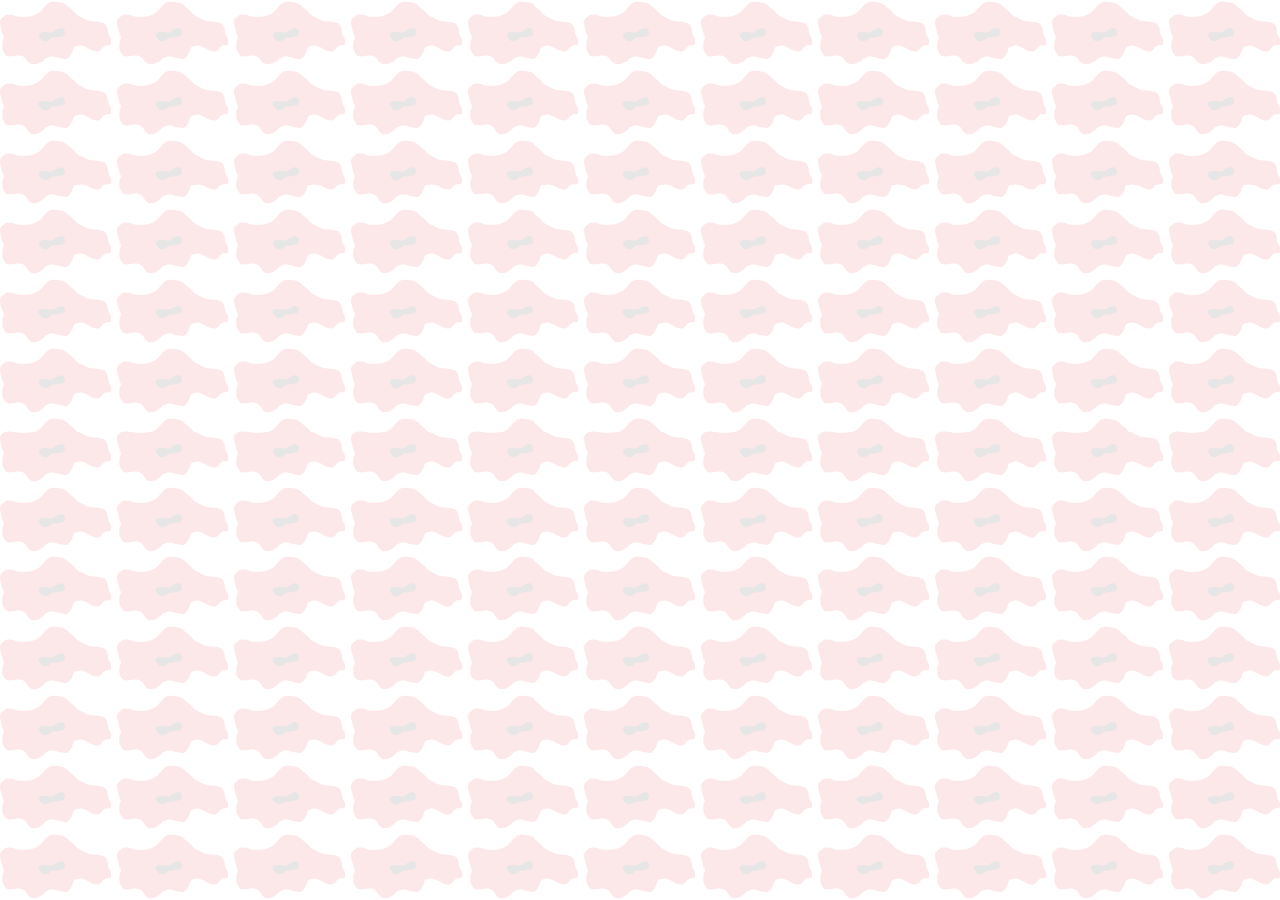
<file: index.html>
<!DOCTYPE html>
<html lang="en">
<head>
    <link rel="icon" type="image/svg+xml" href="flower-red.svg">
    <meta charset="UTF-8">
    <meta name="viewport" content="width=device-width, initial-scale=1.0">
    <title>Darom Adom</title>
    <link rel="stylesheet" href="./style.css">
</head>
<body>
    <div id="map"><div class="loader"></div></div>

    <div class="box steps-worldwide">
        <div class="title">Steps Worldwide</div>
        <div class="number"></div>
    </div>

    <div class="box list">
        <div class="title">Top Countries by Steps<div class="scroll">Scroll to See More</div></div>
        <div class="content"></div>
    </div>

    <script src="./cr.js"></script>
    <script>
        (g=>{var h,a,k,p='The Google Maps JavaScript API',c='google',l='importLibrary',q='__ib__',m=document,b=window;b=b[c]||(b[c]={});var d=b.maps||(b.maps={}),r=new Set,e=new URLSearchParams,u=()=>h||(h=new Promise(async(f,n)=>{await (a=m.createElement('script'));e.set('libraries',[...r]+'');for(k in g)e.set(k.replace(/[A-Z]/g,t=>'_'+t[0].toLowerCase()),g[k]);e.set('callback',c+'.maps.'+q);a.src=`https://maps.${c}apis.com/maps/api/js?`+e;d[q]=f;a.onerror=()=>h=n(Error(p+' could not load.'));a.nonce=m.querySelector('script[nonce]')?.nonce||'';m.head.append(a)}));d[l]?console.warn(p+' only loads once. Ignoring:',g):d[l]=(f,...n)=>r.add(f)&&u().then(()=>d[l](f,...n))})(cr);
    </script>
    <script src="./app.js" type="module"></script>
</body>
</html>
</file>
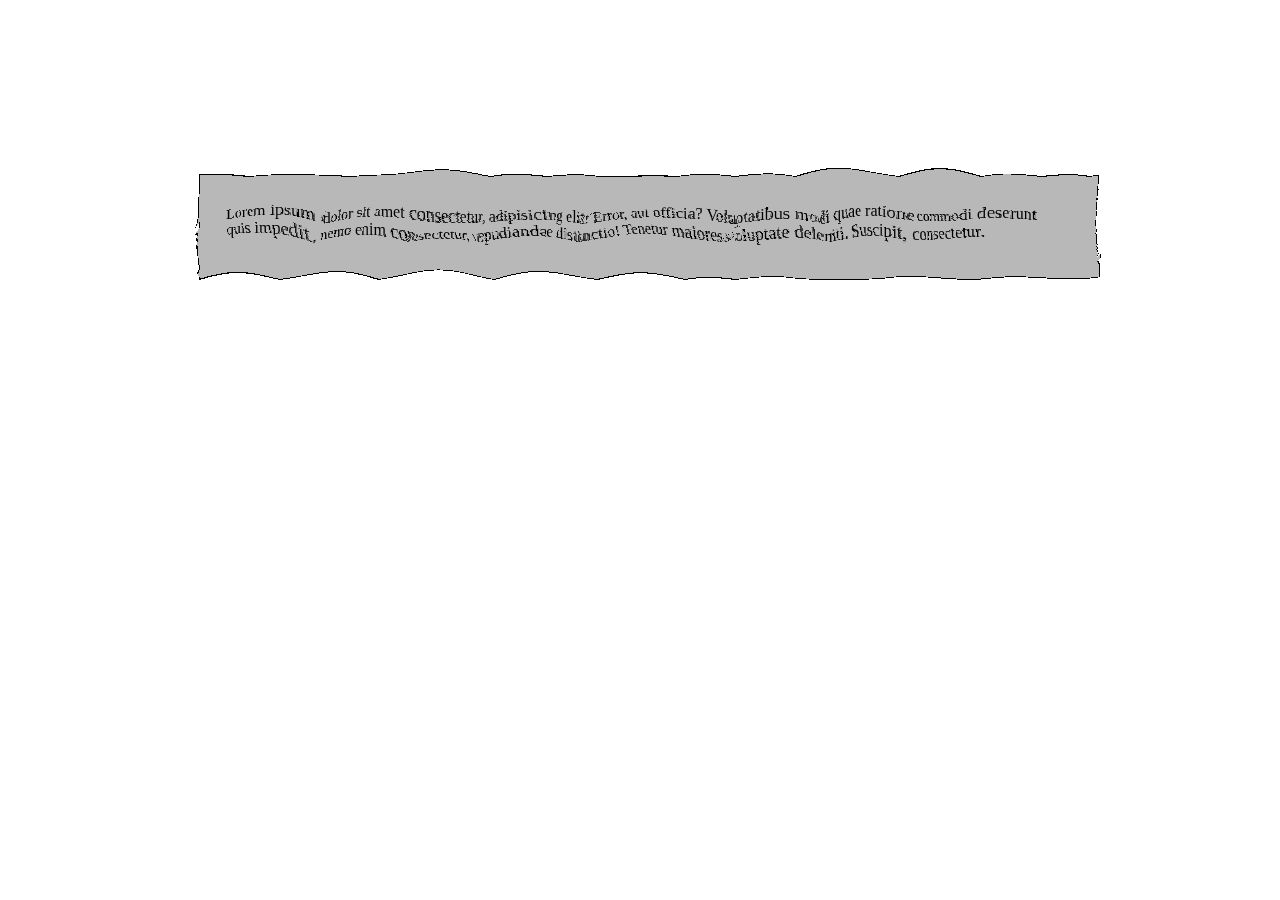
<file: ef/index.html>
<html lang="en">
<head>
    <meta charset="UTF-8">
    <meta name="viewport" content="width=device-width, initial-scale=1.0">
    <title>Document</title>
    <style>
        body {
            position: fixed;
            inset: 0;
            /* backdrop-filter: blur(7px); */
            /* background-color: green; */
            display: grid;
            place-items: center;
        }
        .text {
            width: 66%;
            padding: 33px;
            border: solid 1px;
            /* backdrop-filter: blur(7px); */
            /* backdrop-filter: sepia(90%); */
            filter: url(#waves);
            background-color: rgba(111, 111, 111, .5);
        }
    </style>
</head>
<body>
    <div class="text">Lorem ipsum dolor sit amet consectetur, adipisicing elit. Error, aut officia? Voluptatibus modi quae ratione commodi deserunt quis impedit, nemo enim consectetur, repudiandae distinctio! Tenetur maiores voluptate deleniti. Suscipit, consectetur.</div>

    <svg xmlns="http://www.w3.org/2000/svg">
        <filter id="waves" x="-20%" y="-20%" width="140%" height="140%" filterUnits="objectBoundingBox" primitiveUnits="userSpaceOnUse" color-interpolation-filters="linearRGB">
          <feTurbulence type="turbulence" baseFrequency="0.01 0.01" numOctaves="1" seed="1" stitchTiles="noStitch" result="turbulence"/>
          <feDisplacementMap in="SourceGraphic" in2="turbulence" scale="20" xChannelSelector="G" yChannelSelector="A" result="displacementMap"/>
        </filter>
      </svg>
</body>
</html>
</file>
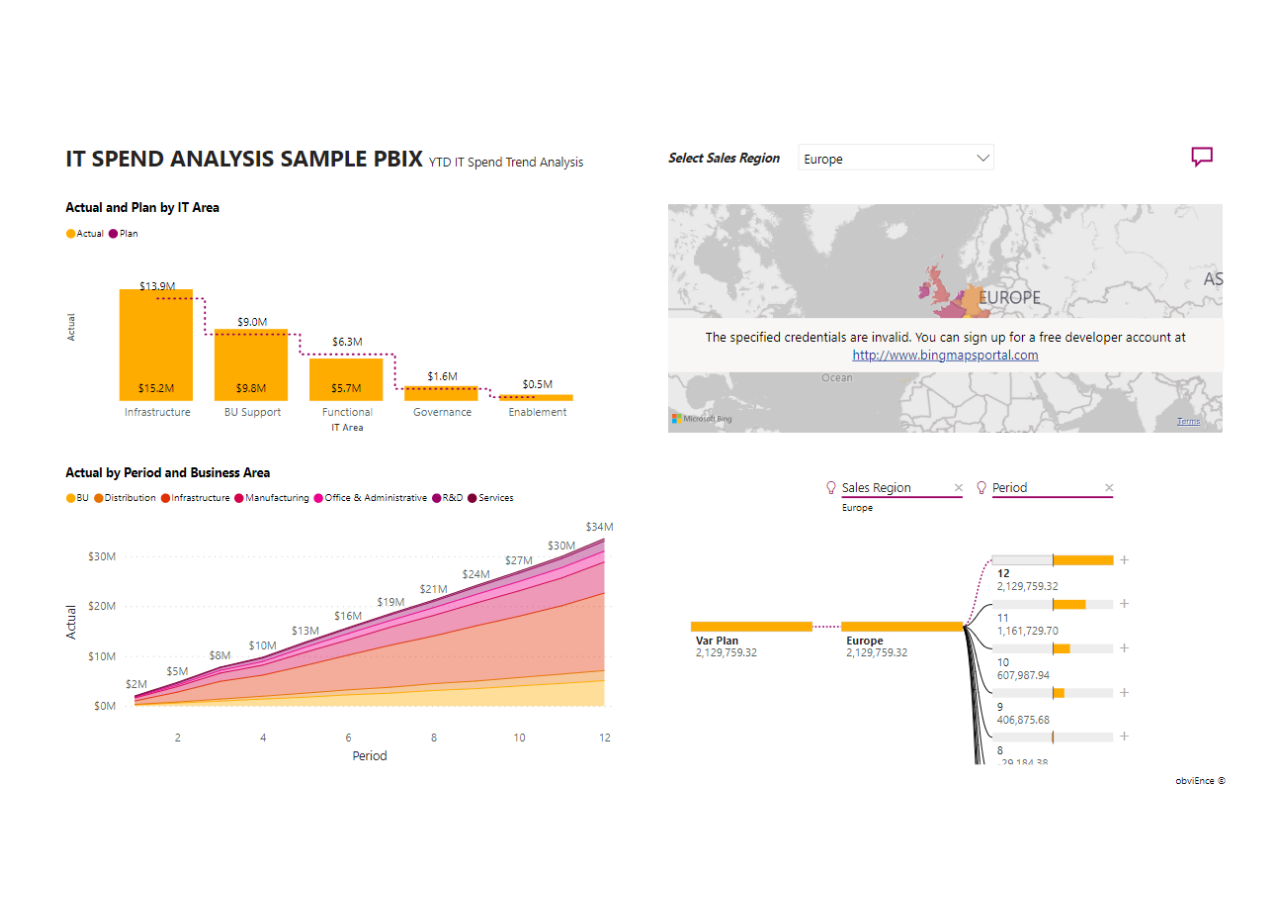
<file: img/index.html>
<html lang="en">
<head>
    <meta charset="UTF-8">
    <meta name="viewport" content="width=device-width, initial-scale=1.0">
    <title>Document</title>
    <style>
        img {
            width: 100%;
            height: 100%;
            object-fit: contain;
        }
    </style>
</head>
<body>
    <img src="Picture1.png" alt="">
</body>
</html>
</file>
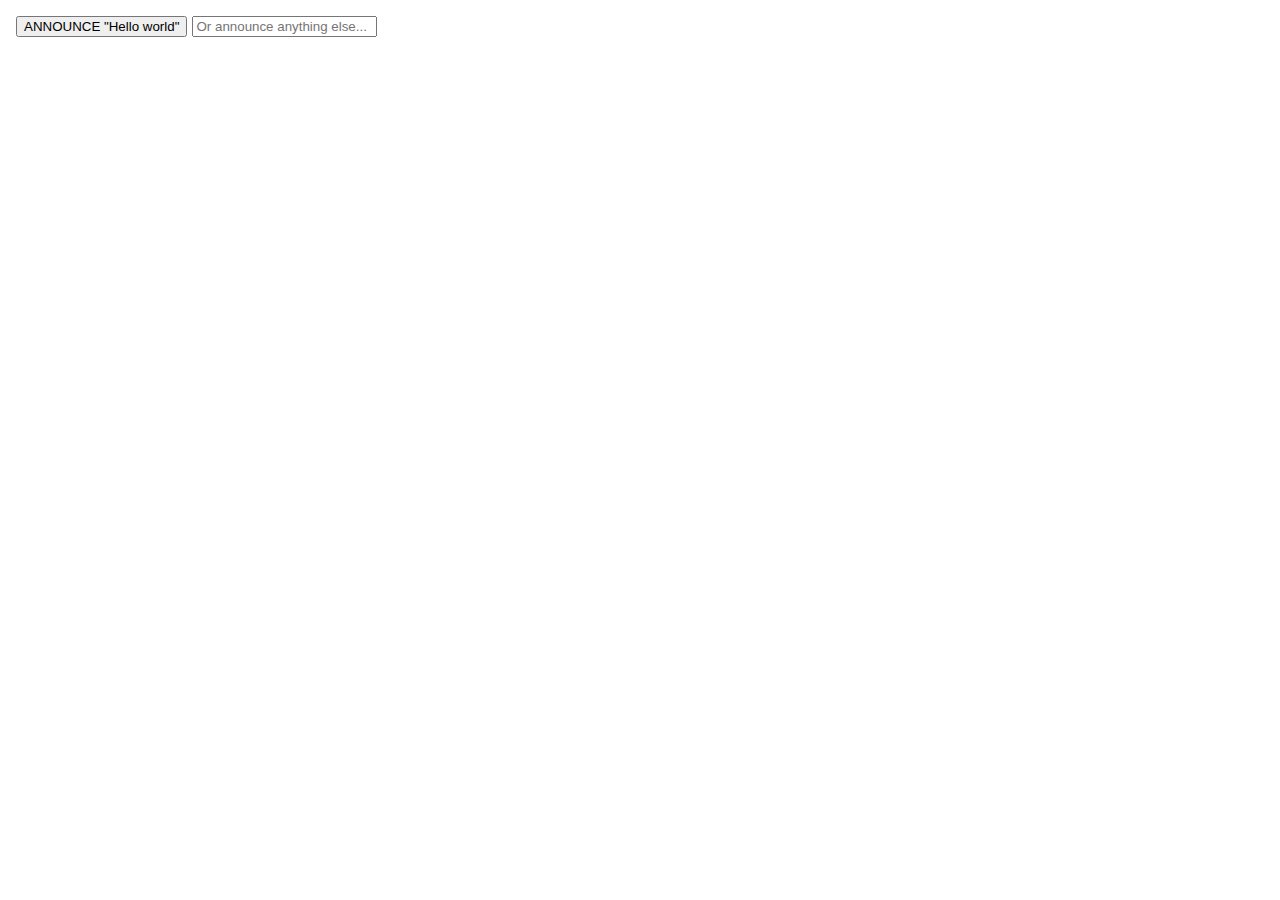
<file: sr/index.html>
<!DOCTYPE html>
<html lang="en">
  <head>
    <title>Home</title>
    <meta charset="UTF-8" />
    <meta name="viewport" content="width=device-width" />
    <!--
      Need a visual blank slate?
      Remove all code in `styles.css`!
    -->
    <link rel="stylesheet" href="styles.css" />
    <script type="module" src="script.js"></script>
  </head>
  <body>
    <main>
      <button>ANNOUNCE "Hello world"</button>
      <input type="text" placeholder="Or announce anything else..." />
      <div
        class="cdk-visually-hidden"
        aria-live="assertive"
      ></div>
    </main>
  </body>
</html>
</file>
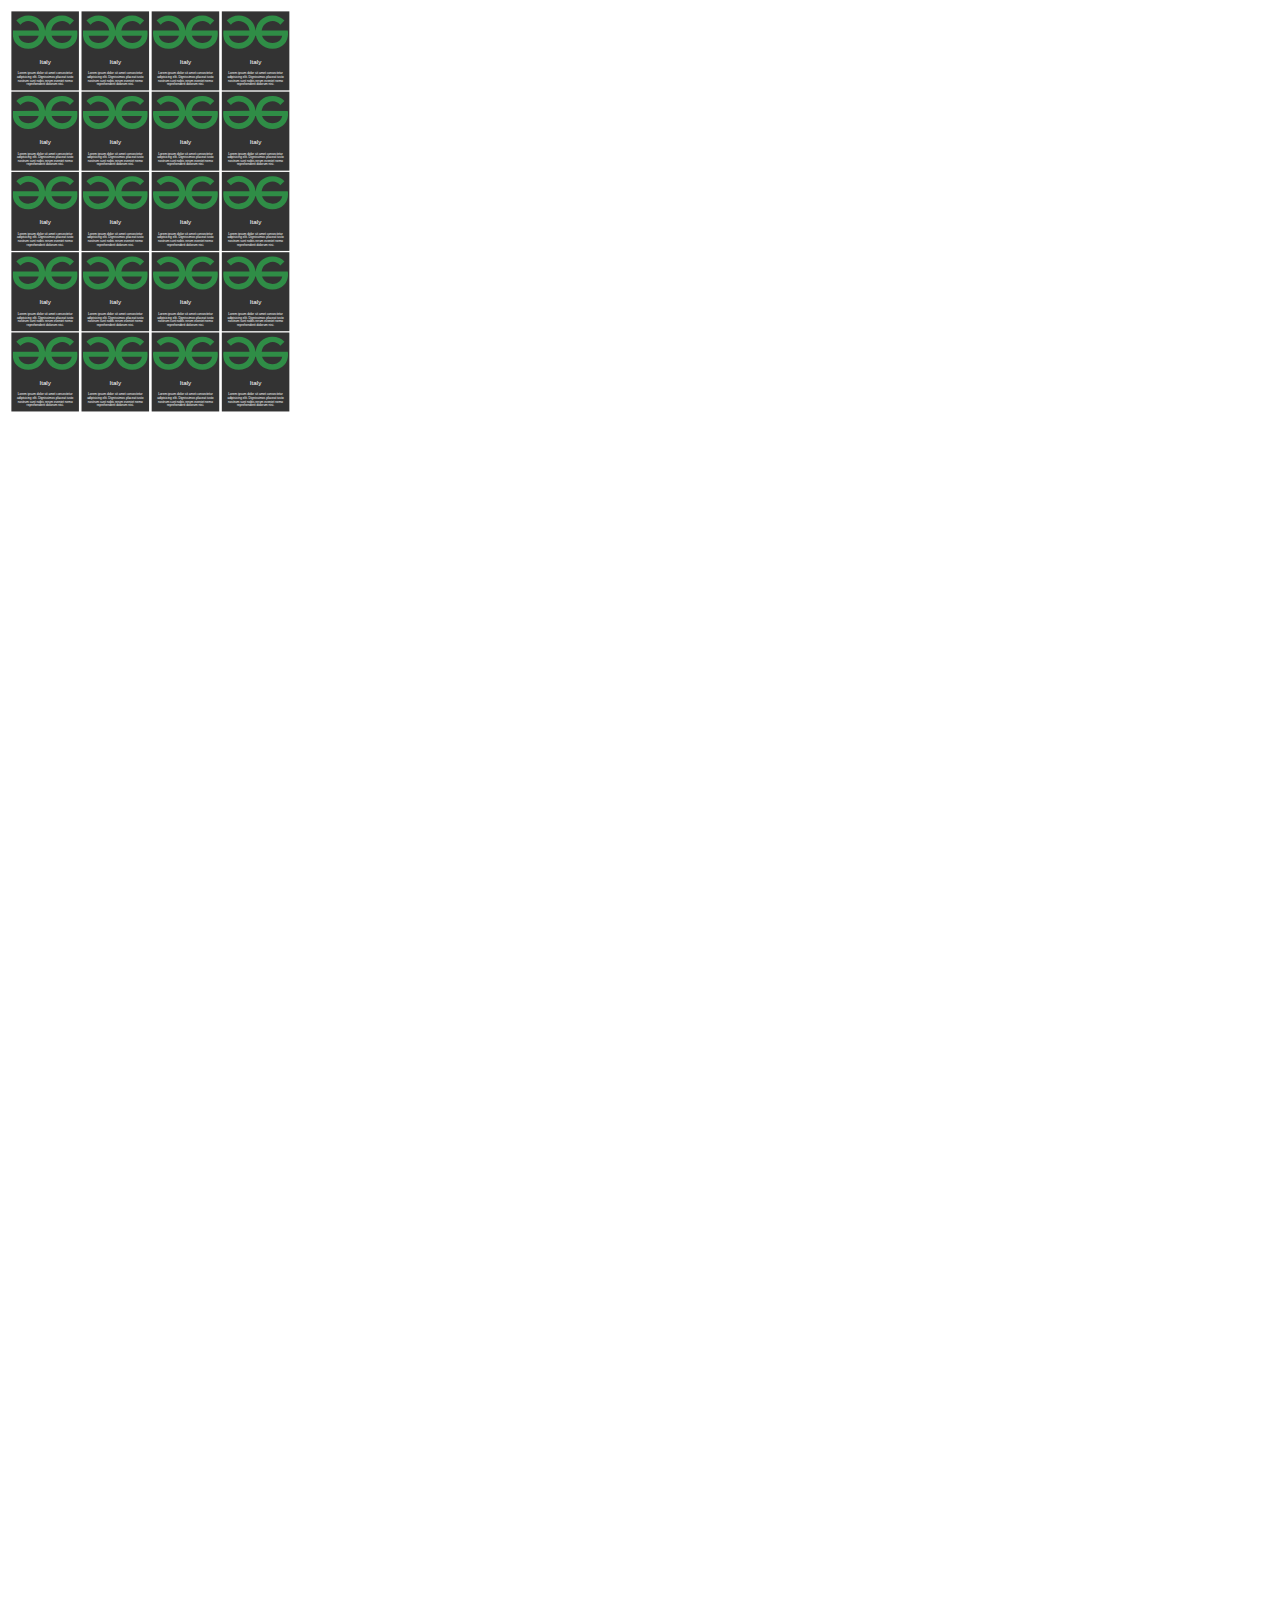
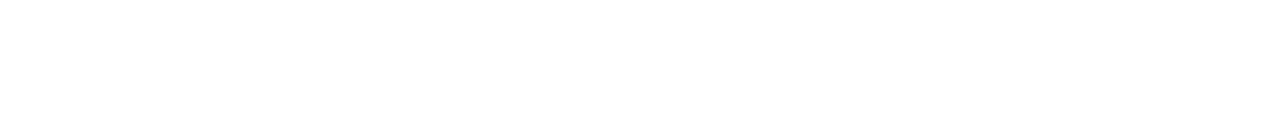
<file: examples/svg-crash2/index.html>
<html lang="en">
<head>
    <meta charset="UTF-8">
    <meta name="viewport" content="width=device-width, initial-scale=1.0">
    <title>Document</title>
</head>
<body>
    <!-- <div style="opacity: 0.34; background-color: rgb(255, 255, 255); inset: 0; overflow: hidden; position: absolute;">
        <img role="presentation" class="backgroundImage visualBackgroundImage" src="istockphoto-497959594-2048x2048.jpg">
    </div> -->
    <div style="transform: scale(0.2598); transform-origin: 0 0; width: 1992px; height: 1722px;"><div>
        <iframe src="iframe.html" style="width: 1985px; height: 1712px; border: none;"></iframe>
    </div></div>
</body>
</html>
</file>
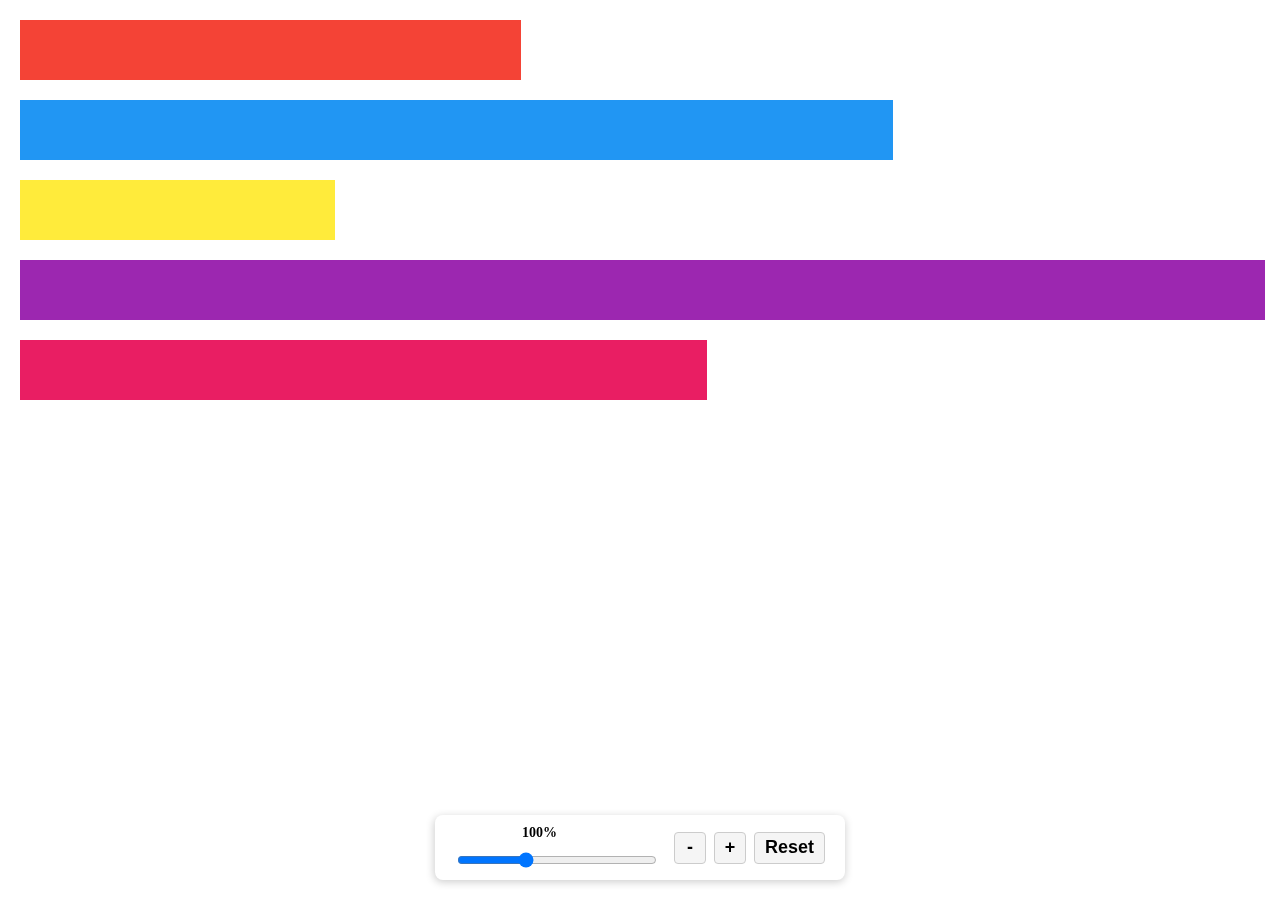
<file: examples/tooltip/index.html>
<!DOCTYPE html>
<html lang="en">
<head>
    <meta charset="UTF-8">
    <meta name="viewport" content="width=device-width, initial-scale=1.0">
    <title>Bar Chart</title>
    <link rel="stylesheet" href="style.css">
</head>
<body>
    <div class="chart">
        <div class="bar" style="width: 40%; background-color: #f44336;" title="Bar chart data"></div>
        <div class="bar" style="width: 70%; background-color: #2196F3;" title="Bar chart data"></div>
        <div class="bar" style="width: 25%; background-color: #ffeb3b;" title="Bar chart data"></div>
        <div class="bar" style="width: 100%; background-color: #9c27b0;" title="Bar chart data"></div>
        <div class="bar" style="width: 55%; background-color: #e91e63;" title="Bar chart data"></div>
    </div>

    <div id="tooltip" popover="manual">
        <p>This is a data point marker.</p>
        <p>Drag it along the bar to reposition.</p>
        <p>Click outside to hide the marker.</p>
    </div>

    <div class="zoom-control">
        <div class="slider-container">
            <span id="zoom-value">100%</span>
            <input type="range" id="zoom-slider" min="50" max="200" value="100" step="10">
        </div>
        <div class="button-group">
            <button id="zoom-minus">-</button>
            <button id="zoom-plus">+</button>
            <button id="zoom-reset">Reset</button>
        </div>
    </div>

    <script src="script.js"></script>
</body>
</html>
</file>
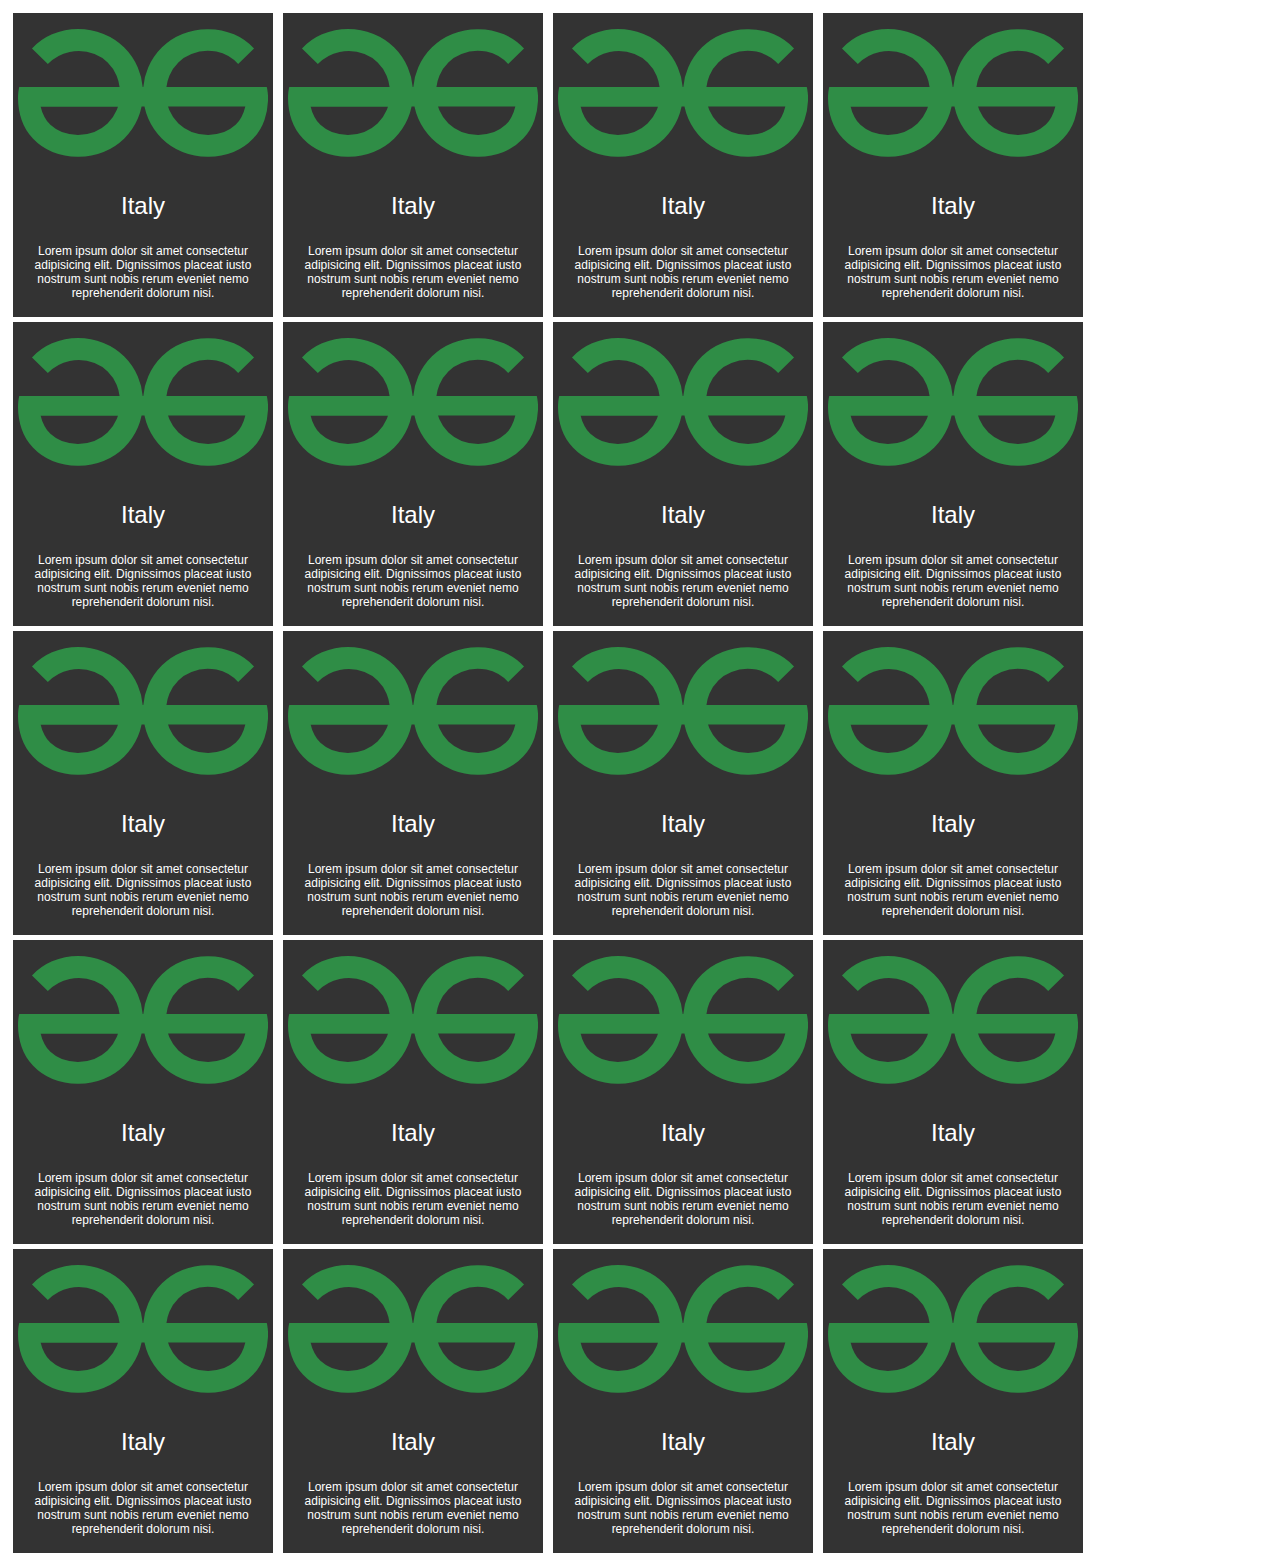
<file: examples/svg-crash2/iframe.html>
<!DOCTYPE html>
<html lang="en">

<head>
    <title>Home</title>
    <meta charset="UTF-8" />
    <meta name="viewport" content="width=device-width, initial-scale=1.0" />
    <link rel="stylesheet" href="styles.css" />
</head>

<body>
    <div class="outerContainer">
        <div>
            <div style="width: 250px; padding: 5px; margin: 5px; background-color: rgba(0, 0, 0, 0.8); border: 0px solid;">
                <div style="height: 150px">
                    <svg viewBox="0 0 76.533 39.026" width="250" height="150">
                        <path
                            d="M2380.7,6597.866a12.252,12.252,0,0,0-.261-1.513l-30.726-.027a12.545,12.545,0,0,1,.908-3.443,12.337,12.337,0,0,1,2.739-4.044,12.151,12.151,0,0,1,4.018-2.581,12.634,12.634,0,0,1,14.3,3.051l4.852-4.748a18.176,18.176,0,0,0-6.131-4.331,20.037,20.037,0,0,0-8.112-1.564,20.25,20.25,0,0,0-7.671,1.459,19.158,19.158,0,0,0-6.261,4.07,19.584,19.584,0,0,0-4.226,6.184,18.7,18.7,0,0,0-1.487,5.947h-.2a18.674,18.674,0,0,0-1.489-5.947,19.544,19.544,0,0,0-4.226-6.184,19.133,19.133,0,0,0-6.261-4.07,21.354,21.354,0,0,0-15.783.1,18.2,18.2,0,0,0-6.131,4.331l4.853,4.748a13.264,13.264,0,0,1,14.3-3.051,12.131,12.131,0,0,1,4.017,2.581,12.323,12.323,0,0,1,2.74,4.044,12.527,12.527,0,0,1,.908,3.443l-30.726.027a12.256,12.256,0,0,0-.261,1.513,15,15,0,0,0-.1,1.773,20.713,20.713,0,0,0,1.1,6.783,15.709,15.709,0,0,0,3.443,5.686,17.309,17.309,0,0,0,6,4.123,20.587,20.587,0,0,0,7.983,1.46,20.226,20.226,0,0,0,7.669-1.46,19.086,19.086,0,0,0,6.261-4.07,19.506,19.506,0,0,0,4.226-6.184,18.163,18.163,0,0,0,1.153-3.629h.871a18.27,18.27,0,0,0,1.151,3.629,19.545,19.545,0,0,0,4.226,6.184,19.111,19.111,0,0,0,6.261,4.07,20.241,20.241,0,0,0,7.671,1.46,20.572,20.572,0,0,0,7.981-1.46,17.282,17.282,0,0,0,6-4.123,15.717,15.717,0,0,0,3.445-5.686,20.726,20.726,0,0,0,1.1-6.783A15.259,15.259,0,0,0,2380.7,6597.866Zm-46.245,5.608a12.1,12.1,0,0,1-2.766,4.043,12.467,12.467,0,0,1-4.043,2.583,14.378,14.378,0,0,1-9.939.052,11.776,11.776,0,0,1-3.522-2.218,8.459,8.459,0,0,1-1.8-2.374,13.476,13.476,0,0,1-1.173-3.208l23.658,0A11.487,11.487,0,0,1,2334.457,6603.475Zm38.236,2.086a8.466,8.466,0,0,1-1.8,2.374,11.771,11.771,0,0,1-3.522,2.218,14.378,14.378,0,0,1-9.939-.052,12.491,12.491,0,0,1-4.044-2.583,12.088,12.088,0,0,1-2.765-4.043,11.427,11.427,0,0,1-.415-1.126h11.92v0h11.739A13.509,13.509,0,0,1,2372.692,6605.561Z"
                            transform="translate(-2304.273 -6578.666)" fill="#2f8d46" />
                    </svg>
                </div>
                <h3 style="font-family: Arial; font-size: 24px; font-weight: normal; font-style: normal; text-decoration: none; color: rgb(255, 255, 255); text-align: center;">Italy</h3>
                <p style="font-family: Arial; font-size: 12px; font-weight: normal; font-style: normal; text-decoration: none; color: rgb(255, 255, 255); text-align: center;">
                    Lorem ipsum dolor sit amet consectetur adipisicing elit. Dignissimos placeat iusto nostrum sunt nobis rerum eveniet nemo reprehenderit dolorum nisi.
                </p>
            </div>

            <div style="width: 250px; padding: 5px; margin: 5px; background-color: rgba(0, 0, 0, 0.8); border: 0px solid;">
                <div style="height: 150px">
                    <svg viewBox="0 0 76.533 39.026" width="250" height="150">
                        <path
                            d="M2380.7,6597.866a12.252,12.252,0,0,0-.261-1.513l-30.726-.027a12.545,12.545,0,0,1,.908-3.443,12.337,12.337,0,0,1,2.739-4.044,12.151,12.151,0,0,1,4.018-2.581,12.634,12.634,0,0,1,14.3,3.051l4.852-4.748a18.176,18.176,0,0,0-6.131-4.331,20.037,20.037,0,0,0-8.112-1.564,20.25,20.25,0,0,0-7.671,1.459,19.158,19.158,0,0,0-6.261,4.07,19.584,19.584,0,0,0-4.226,6.184,18.7,18.7,0,0,0-1.487,5.947h-.2a18.674,18.674,0,0,0-1.489-5.947,19.544,19.544,0,0,0-4.226-6.184,19.133,19.133,0,0,0-6.261-4.07,21.354,21.354,0,0,0-15.783.1,18.2,18.2,0,0,0-6.131,4.331l4.853,4.748a13.264,13.264,0,0,1,14.3-3.051,12.131,12.131,0,0,1,4.017,2.581,12.323,12.323,0,0,1,2.74,4.044,12.527,12.527,0,0,1,.908,3.443l-30.726.027a12.256,12.256,0,0,0-.261,1.513,15,15,0,0,0-.1,1.773,20.713,20.713,0,0,0,1.1,6.783,15.709,15.709,0,0,0,3.443,5.686,17.309,17.309,0,0,0,6,4.123,20.587,20.587,0,0,0,7.983,1.46,20.226,20.226,0,0,0,7.669-1.46,19.086,19.086,0,0,0,6.261-4.07,19.506,19.506,0,0,0,4.226-6.184,18.163,18.163,0,0,0,1.153-3.629h.871a18.27,18.27,0,0,0,1.151,3.629,19.545,19.545,0,0,0,4.226,6.184,19.111,19.111,0,0,0,6.261,4.07,20.241,20.241,0,0,0,7.671,1.46,20.572,20.572,0,0,0,7.981-1.46,17.282,17.282,0,0,0,6-4.123,15.717,15.717,0,0,0,3.445-5.686,20.726,20.726,0,0,0,1.1-6.783A15.259,15.259,0,0,0,2380.7,6597.866Zm-46.245,5.608a12.1,12.1,0,0,1-2.766,4.043,12.467,12.467,0,0,1-4.043,2.583,14.378,14.378,0,0,1-9.939.052,11.776,11.776,0,0,1-3.522-2.218,8.459,8.459,0,0,1-1.8-2.374,13.476,13.476,0,0,1-1.173-3.208l23.658,0A11.487,11.487,0,0,1,2334.457,6603.475Zm38.236,2.086a8.466,8.466,0,0,1-1.8,2.374,11.771,11.771,0,0,1-3.522,2.218,14.378,14.378,0,0,1-9.939-.052,12.491,12.491,0,0,1-4.044-2.583,12.088,12.088,0,0,1-2.765-4.043,11.427,11.427,0,0,1-.415-1.126h11.92v0h11.739A13.509,13.509,0,0,1,2372.692,6605.561Z"
                            transform="translate(-2304.273 -6578.666)" fill="#2f8d46" />
                    </svg>
                </div>
                <h3 style="font-family: Arial; font-size: 24px; font-weight: normal; font-style: normal; text-decoration: none; color: rgb(255, 255, 255); text-align: center;">Italy</h3>
                <p style="font-family: Arial; font-size: 12px; font-weight: normal; font-style: normal; text-decoration: none; color: rgb(255, 255, 255); text-align: center;">
                    Lorem ipsum dolor sit amet consectetur adipisicing elit. Dignissimos placeat iusto nostrum sunt nobis rerum eveniet nemo reprehenderit dolorum nisi.
                </p>
            </div>

            <div style="width: 250px; padding: 5px; margin: 5px; background-color: rgba(0, 0, 0, 0.8); border: 0px solid;">
                <div style="height: 150px">
                    <svg viewBox="0 0 76.533 39.026" width="250" height="150">
                        <path
                            d="M2380.7,6597.866a12.252,12.252,0,0,0-.261-1.513l-30.726-.027a12.545,12.545,0,0,1,.908-3.443,12.337,12.337,0,0,1,2.739-4.044,12.151,12.151,0,0,1,4.018-2.581,12.634,12.634,0,0,1,14.3,3.051l4.852-4.748a18.176,18.176,0,0,0-6.131-4.331,20.037,20.037,0,0,0-8.112-1.564,20.25,20.25,0,0,0-7.671,1.459,19.158,19.158,0,0,0-6.261,4.07,19.584,19.584,0,0,0-4.226,6.184,18.7,18.7,0,0,0-1.487,5.947h-.2a18.674,18.674,0,0,0-1.489-5.947,19.544,19.544,0,0,0-4.226-6.184,19.133,19.133,0,0,0-6.261-4.07,21.354,21.354,0,0,0-15.783.1,18.2,18.2,0,0,0-6.131,4.331l4.853,4.748a13.264,13.264,0,0,1,14.3-3.051,12.131,12.131,0,0,1,4.017,2.581,12.323,12.323,0,0,1,2.74,4.044,12.527,12.527,0,0,1,.908,3.443l-30.726.027a12.256,12.256,0,0,0-.261,1.513,15,15,0,0,0-.1,1.773,20.713,20.713,0,0,0,1.1,6.783,15.709,15.709,0,0,0,3.443,5.686,17.309,17.309,0,0,0,6,4.123,20.587,20.587,0,0,0,7.983,1.46,20.226,20.226,0,0,0,7.669-1.46,19.086,19.086,0,0,0,6.261-4.07,19.506,19.506,0,0,0,4.226-6.184,18.163,18.163,0,0,0,1.153-3.629h.871a18.27,18.27,0,0,0,1.151,3.629,19.545,19.545,0,0,0,4.226,6.184,19.111,19.111,0,0,0,6.261,4.07,20.241,20.241,0,0,0,7.671,1.46,20.572,20.572,0,0,0,7.981-1.46,17.282,17.282,0,0,0,6-4.123,15.717,15.717,0,0,0,3.445-5.686,20.726,20.726,0,0,0,1.1-6.783A15.259,15.259,0,0,0,2380.7,6597.866Zm-46.245,5.608a12.1,12.1,0,0,1-2.766,4.043,12.467,12.467,0,0,1-4.043,2.583,14.378,14.378,0,0,1-9.939.052,11.776,11.776,0,0,1-3.522-2.218,8.459,8.459,0,0,1-1.8-2.374,13.476,13.476,0,0,1-1.173-3.208l23.658,0A11.487,11.487,0,0,1,2334.457,6603.475Zm38.236,2.086a8.466,8.466,0,0,1-1.8,2.374,11.771,11.771,0,0,1-3.522,2.218,14.378,14.378,0,0,1-9.939-.052,12.491,12.491,0,0,1-4.044-2.583,12.088,12.088,0,0,1-2.765-4.043,11.427,11.427,0,0,1-.415-1.126h11.92v0h11.739A13.509,13.509,0,0,1,2372.692,6605.561Z"
                            transform="translate(-2304.273 -6578.666)" fill="#2f8d46" />
                    </svg>
                </div>
                <h3 style="font-family: Arial; font-size: 24px; font-weight: normal; font-style: normal; text-decoration: none; color: rgb(255, 255, 255); text-align: center;">Italy</h3>
                <p style="font-family: Arial; font-size: 12px; font-weight: normal; font-style: normal; text-decoration: none; color: rgb(255, 255, 255); text-align: center;">
                    Lorem ipsum dolor sit amet consectetur adipisicing elit. Dignissimos placeat iusto nostrum sunt nobis rerum eveniet nemo reprehenderit dolorum nisi.
                </p>
            </div>

            <div style="width: 250px; padding: 5px; margin: 5px; background-color: rgba(0, 0, 0, 0.8); border: 0px solid;">
                <div style="height: 150px">
                    <svg viewBox="0 0 76.533 39.026" width="250" height="150">
                        <path
                            d="M2380.7,6597.866a12.252,12.252,0,0,0-.261-1.513l-30.726-.027a12.545,12.545,0,0,1,.908-3.443,12.337,12.337,0,0,1,2.739-4.044,12.151,12.151,0,0,1,4.018-2.581,12.634,12.634,0,0,1,14.3,3.051l4.852-4.748a18.176,18.176,0,0,0-6.131-4.331,20.037,20.037,0,0,0-8.112-1.564,20.25,20.25,0,0,0-7.671,1.459,19.158,19.158,0,0,0-6.261,4.07,19.584,19.584,0,0,0-4.226,6.184,18.7,18.7,0,0,0-1.487,5.947h-.2a18.674,18.674,0,0,0-1.489-5.947,19.544,19.544,0,0,0-4.226-6.184,19.133,19.133,0,0,0-6.261-4.07,21.354,21.354,0,0,0-15.783.1,18.2,18.2,0,0,0-6.131,4.331l4.853,4.748a13.264,13.264,0,0,1,14.3-3.051,12.131,12.131,0,0,1,4.017,2.581,12.323,12.323,0,0,1,2.74,4.044,12.527,12.527,0,0,1,.908,3.443l-30.726.027a12.256,12.256,0,0,0-.261,1.513,15,15,0,0,0-.1,1.773,20.713,20.713,0,0,0,1.1,6.783,15.709,15.709,0,0,0,3.443,5.686,17.309,17.309,0,0,0,6,4.123,20.587,20.587,0,0,0,7.983,1.46,20.226,20.226,0,0,0,7.669-1.46,19.086,19.086,0,0,0,6.261-4.07,19.506,19.506,0,0,0,4.226-6.184,18.163,18.163,0,0,0,1.153-3.629h.871a18.27,18.27,0,0,0,1.151,3.629,19.545,19.545,0,0,0,4.226,6.184,19.111,19.111,0,0,0,6.261,4.07,20.241,20.241,0,0,0,7.671,1.46,20.572,20.572,0,0,0,7.981-1.46,17.282,17.282,0,0,0,6-4.123,15.717,15.717,0,0,0,3.445-5.686,20.726,20.726,0,0,0,1.1-6.783A15.259,15.259,0,0,0,2380.7,6597.866Zm-46.245,5.608a12.1,12.1,0,0,1-2.766,4.043,12.467,12.467,0,0,1-4.043,2.583,14.378,14.378,0,0,1-9.939.052,11.776,11.776,0,0,1-3.522-2.218,8.459,8.459,0,0,1-1.8-2.374,13.476,13.476,0,0,1-1.173-3.208l23.658,0A11.487,11.487,0,0,1,2334.457,6603.475Zm38.236,2.086a8.466,8.466,0,0,1-1.8,2.374,11.771,11.771,0,0,1-3.522,2.218,14.378,14.378,0,0,1-9.939-.052,12.491,12.491,0,0,1-4.044-2.583,12.088,12.088,0,0,1-2.765-4.043,11.427,11.427,0,0,1-.415-1.126h11.92v0h11.739A13.509,13.509,0,0,1,2372.692,6605.561Z"
                            transform="translate(-2304.273 -6578.666)" fill="#2f8d46" />
                    </svg>
                </div>
                <h3 style="font-family: Arial; font-size: 24px; font-weight: normal; font-style: normal; text-decoration: none; color: rgb(255, 255, 255); text-align: center;">Italy</h3>
                <p style="font-family: Arial; font-size: 12px; font-weight: normal; font-style: normal; text-decoration: none; color: rgb(255, 255, 255); text-align: center;">
                    Lorem ipsum dolor sit amet consectetur adipisicing elit. Dignissimos placeat iusto nostrum sunt nobis rerum eveniet nemo reprehenderit dolorum nisi.
                </p>
            </div>

            <div style="width: 250px; padding: 5px; margin: 5px; background-color: rgba(0, 0, 0, 0.8); border: 0px solid;">
                <div style="height: 150px">
                    <svg viewBox="0 0 76.533 39.026" width="250" height="150">
                        <path
                            d="M2380.7,6597.866a12.252,12.252,0,0,0-.261-1.513l-30.726-.027a12.545,12.545,0,0,1,.908-3.443,12.337,12.337,0,0,1,2.739-4.044,12.151,12.151,0,0,1,4.018-2.581,12.634,12.634,0,0,1,14.3,3.051l4.852-4.748a18.176,18.176,0,0,0-6.131-4.331,20.037,20.037,0,0,0-8.112-1.564,20.25,20.25,0,0,0-7.671,1.459,19.158,19.158,0,0,0-6.261,4.07,19.584,19.584,0,0,0-4.226,6.184,18.7,18.7,0,0,0-1.487,5.947h-.2a18.674,18.674,0,0,0-1.489-5.947,19.544,19.544,0,0,0-4.226-6.184,19.133,19.133,0,0,0-6.261-4.07,21.354,21.354,0,0,0-15.783.1,18.2,18.2,0,0,0-6.131,4.331l4.853,4.748a13.264,13.264,0,0,1,14.3-3.051,12.131,12.131,0,0,1,4.017,2.581,12.323,12.323,0,0,1,2.74,4.044,12.527,12.527,0,0,1,.908,3.443l-30.726.027a12.256,12.256,0,0,0-.261,1.513,15,15,0,0,0-.1,1.773,20.713,20.713,0,0,0,1.1,6.783,15.709,15.709,0,0,0,3.443,5.686,17.309,17.309,0,0,0,6,4.123,20.587,20.587,0,0,0,7.983,1.46,20.226,20.226,0,0,0,7.669-1.46,19.086,19.086,0,0,0,6.261-4.07,19.506,19.506,0,0,0,4.226-6.184,18.163,18.163,0,0,0,1.153-3.629h.871a18.27,18.27,0,0,0,1.151,3.629,19.545,19.545,0,0,0,4.226,6.184,19.111,19.111,0,0,0,6.261,4.07,20.241,20.241,0,0,0,7.671,1.46,20.572,20.572,0,0,0,7.981-1.46,17.282,17.282,0,0,0,6-4.123,15.717,15.717,0,0,0,3.445-5.686,20.726,20.726,0,0,0,1.1-6.783A15.259,15.259,0,0,0,2380.7,6597.866Zm-46.245,5.608a12.1,12.1,0,0,1-2.766,4.043,12.467,12.467,0,0,1-4.043,2.583,14.378,14.378,0,0,1-9.939.052,11.776,11.776,0,0,1-3.522-2.218,8.459,8.459,0,0,1-1.8-2.374,13.476,13.476,0,0,1-1.173-3.208l23.658,0A11.487,11.487,0,0,1,2334.457,6603.475Zm38.236,2.086a8.466,8.466,0,0,1-1.8,2.374,11.771,11.771,0,0,1-3.522,2.218,14.378,14.378,0,0,1-9.939-.052,12.491,12.491,0,0,1-4.044-2.583,12.088,12.088,0,0,1-2.765-4.043,11.427,11.427,0,0,1-.415-1.126h11.92v0h11.739A13.509,13.509,0,0,1,2372.692,6605.561Z"
                            transform="translate(-2304.273 -6578.666)" fill="#2f8d46" />
                    </svg>
                </div>
                <h3 style="font-family: Arial; font-size: 24px; font-weight: normal; font-style: normal; text-decoration: none; color: rgb(255, 255, 255); text-align: center;">Italy</h3>
                <p style="font-family: Arial; font-size: 12px; font-weight: normal; font-style: normal; text-decoration: none; color: rgb(255, 255, 255); text-align: center;">
                    Lorem ipsum dolor sit amet consectetur adipisicing elit. Dignissimos placeat iusto nostrum sunt nobis rerum eveniet nemo reprehenderit dolorum nisi.
                </p>
            </div>
        </div>

        <div>
            <div style="width: 250px; padding: 5px; margin: 5px; background-color: rgba(0, 0, 0, 0.8); border: 0px solid;">
                <div style="height: 150px">
                    <svg viewBox="0 0 76.533 39.026" width="250" height="150">
                        <path
                            d="M2380.7,6597.866a12.252,12.252,0,0,0-.261-1.513l-30.726-.027a12.545,12.545,0,0,1,.908-3.443,12.337,12.337,0,0,1,2.739-4.044,12.151,12.151,0,0,1,4.018-2.581,12.634,12.634,0,0,1,14.3,3.051l4.852-4.748a18.176,18.176,0,0,0-6.131-4.331,20.037,20.037,0,0,0-8.112-1.564,20.25,20.25,0,0,0-7.671,1.459,19.158,19.158,0,0,0-6.261,4.07,19.584,19.584,0,0,0-4.226,6.184,18.7,18.7,0,0,0-1.487,5.947h-.2a18.674,18.674,0,0,0-1.489-5.947,19.544,19.544,0,0,0-4.226-6.184,19.133,19.133,0,0,0-6.261-4.07,21.354,21.354,0,0,0-15.783.1,18.2,18.2,0,0,0-6.131,4.331l4.853,4.748a13.264,13.264,0,0,1,14.3-3.051,12.131,12.131,0,0,1,4.017,2.581,12.323,12.323,0,0,1,2.74,4.044,12.527,12.527,0,0,1,.908,3.443l-30.726.027a12.256,12.256,0,0,0-.261,1.513,15,15,0,0,0-.1,1.773,20.713,20.713,0,0,0,1.1,6.783,15.709,15.709,0,0,0,3.443,5.686,17.309,17.309,0,0,0,6,4.123,20.587,20.587,0,0,0,7.983,1.46,20.226,20.226,0,0,0,7.669-1.46,19.086,19.086,0,0,0,6.261-4.07,19.506,19.506,0,0,0,4.226-6.184,18.163,18.163,0,0,0,1.153-3.629h.871a18.27,18.27,0,0,0,1.151,3.629,19.545,19.545,0,0,0,4.226,6.184,19.111,19.111,0,0,0,6.261,4.07,20.241,20.241,0,0,0,7.671,1.46,20.572,20.572,0,0,0,7.981-1.46,17.282,17.282,0,0,0,6-4.123,15.717,15.717,0,0,0,3.445-5.686,20.726,20.726,0,0,0,1.1-6.783A15.259,15.259,0,0,0,2380.7,6597.866Zm-46.245,5.608a12.1,12.1,0,0,1-2.766,4.043,12.467,12.467,0,0,1-4.043,2.583,14.378,14.378,0,0,1-9.939.052,11.776,11.776,0,0,1-3.522-2.218,8.459,8.459,0,0,1-1.8-2.374,13.476,13.476,0,0,1-1.173-3.208l23.658,0A11.487,11.487,0,0,1,2334.457,6603.475Zm38.236,2.086a8.466,8.466,0,0,1-1.8,2.374,11.771,11.771,0,0,1-3.522,2.218,14.378,14.378,0,0,1-9.939-.052,12.491,12.491,0,0,1-4.044-2.583,12.088,12.088,0,0,1-2.765-4.043,11.427,11.427,0,0,1-.415-1.126h11.92v0h11.739A13.509,13.509,0,0,1,2372.692,6605.561Z"
                            transform="translate(-2304.273 -6578.666)" fill="#2f8d46" />
                    </svg>
                </div>
                <h3 style="font-family: Arial; font-size: 24px; font-weight: normal; font-style: normal; text-decoration: none; color: rgb(255, 255, 255); text-align: center;">Italy</h3>
                <p style="font-family: Arial; font-size: 12px; font-weight: normal; font-style: normal; text-decoration: none; color: rgb(255, 255, 255); text-align: center;">
                    Lorem ipsum dolor sit amet consectetur adipisicing elit. Dignissimos placeat iusto nostrum sunt nobis rerum eveniet nemo reprehenderit dolorum nisi.
                </p>
            </div>

            <div style="width: 250px; padding: 5px; margin: 5px; background-color: rgba(0, 0, 0, 0.8); border: 0px solid;">
                <div style="height: 150px">
                    <svg viewBox="0 0 76.533 39.026" width="250" height="150">
                        <path
                            d="M2380.7,6597.866a12.252,12.252,0,0,0-.261-1.513l-30.726-.027a12.545,12.545,0,0,1,.908-3.443,12.337,12.337,0,0,1,2.739-4.044,12.151,12.151,0,0,1,4.018-2.581,12.634,12.634,0,0,1,14.3,3.051l4.852-4.748a18.176,18.176,0,0,0-6.131-4.331,20.037,20.037,0,0,0-8.112-1.564,20.25,20.25,0,0,0-7.671,1.459,19.158,19.158,0,0,0-6.261,4.07,19.584,19.584,0,0,0-4.226,6.184,18.7,18.7,0,0,0-1.487,5.947h-.2a18.674,18.674,0,0,0-1.489-5.947,19.544,19.544,0,0,0-4.226-6.184,19.133,19.133,0,0,0-6.261-4.07,21.354,21.354,0,0,0-15.783.1,18.2,18.2,0,0,0-6.131,4.331l4.853,4.748a13.264,13.264,0,0,1,14.3-3.051,12.131,12.131,0,0,1,4.017,2.581,12.323,12.323,0,0,1,2.74,4.044,12.527,12.527,0,0,1,.908,3.443l-30.726.027a12.256,12.256,0,0,0-.261,1.513,15,15,0,0,0-.1,1.773,20.713,20.713,0,0,0,1.1,6.783,15.709,15.709,0,0,0,3.443,5.686,17.309,17.309,0,0,0,6,4.123,20.587,20.587,0,0,0,7.983,1.46,20.226,20.226,0,0,0,7.669-1.46,19.086,19.086,0,0,0,6.261-4.07,19.506,19.506,0,0,0,4.226-6.184,18.163,18.163,0,0,0,1.153-3.629h.871a18.27,18.27,0,0,0,1.151,3.629,19.545,19.545,0,0,0,4.226,6.184,19.111,19.111,0,0,0,6.261,4.07,20.241,20.241,0,0,0,7.671,1.46,20.572,20.572,0,0,0,7.981-1.46,17.282,17.282,0,0,0,6-4.123,15.717,15.717,0,0,0,3.445-5.686,20.726,20.726,0,0,0,1.1-6.783A15.259,15.259,0,0,0,2380.7,6597.866Zm-46.245,5.608a12.1,12.1,0,0,1-2.766,4.043,12.467,12.467,0,0,1-4.043,2.583,14.378,14.378,0,0,1-9.939.052,11.776,11.776,0,0,1-3.522-2.218,8.459,8.459,0,0,1-1.8-2.374,13.476,13.476,0,0,1-1.173-3.208l23.658,0A11.487,11.487,0,0,1,2334.457,6603.475Zm38.236,2.086a8.466,8.466,0,0,1-1.8,2.374,11.771,11.771,0,0,1-3.522,2.218,14.378,14.378,0,0,1-9.939-.052,12.491,12.491,0,0,1-4.044-2.583,12.088,12.088,0,0,1-2.765-4.043,11.427,11.427,0,0,1-.415-1.126h11.92v0h11.739A13.509,13.509,0,0,1,2372.692,6605.561Z"
                            transform="translate(-2304.273 -6578.666)" fill="#2f8d46" />
                    </svg>
                </div>
                <h3 style="font-family: Arial; font-size: 24px; font-weight: normal; font-style: normal; text-decoration: none; color: rgb(255, 255, 255); text-align: center;">Italy</h3>
                <p style="font-family: Arial; font-size: 12px; font-weight: normal; font-style: normal; text-decoration: none; color: rgb(255, 255, 255); text-align: center;">
                    Lorem ipsum dolor sit amet consectetur adipisicing elit. Dignissimos placeat iusto nostrum sunt nobis rerum eveniet nemo reprehenderit dolorum nisi.
                </p>
            </div>

            <div style="width: 250px; padding: 5px; margin: 5px; background-color: rgba(0, 0, 0, 0.8); border: 0px solid;">
                <div style="height: 150px">
                    <svg viewBox="0 0 76.533 39.026" width="250" height="150">
                        <path
                            d="M2380.7,6597.866a12.252,12.252,0,0,0-.261-1.513l-30.726-.027a12.545,12.545,0,0,1,.908-3.443,12.337,12.337,0,0,1,2.739-4.044,12.151,12.151,0,0,1,4.018-2.581,12.634,12.634,0,0,1,14.3,3.051l4.852-4.748a18.176,18.176,0,0,0-6.131-4.331,20.037,20.037,0,0,0-8.112-1.564,20.25,20.25,0,0,0-7.671,1.459,19.158,19.158,0,0,0-6.261,4.07,19.584,19.584,0,0,0-4.226,6.184,18.7,18.7,0,0,0-1.487,5.947h-.2a18.674,18.674,0,0,0-1.489-5.947,19.544,19.544,0,0,0-4.226-6.184,19.133,19.133,0,0,0-6.261-4.07,21.354,21.354,0,0,0-15.783.1,18.2,18.2,0,0,0-6.131,4.331l4.853,4.748a13.264,13.264,0,0,1,14.3-3.051,12.131,12.131,0,0,1,4.017,2.581,12.323,12.323,0,0,1,2.74,4.044,12.527,12.527,0,0,1,.908,3.443l-30.726.027a12.256,12.256,0,0,0-.261,1.513,15,15,0,0,0-.1,1.773,20.713,20.713,0,0,0,1.1,6.783,15.709,15.709,0,0,0,3.443,5.686,17.309,17.309,0,0,0,6,4.123,20.587,20.587,0,0,0,7.983,1.46,20.226,20.226,0,0,0,7.669-1.46,19.086,19.086,0,0,0,6.261-4.07,19.506,19.506,0,0,0,4.226-6.184,18.163,18.163,0,0,0,1.153-3.629h.871a18.27,18.27,0,0,0,1.151,3.629,19.545,19.545,0,0,0,4.226,6.184,19.111,19.111,0,0,0,6.261,4.07,20.241,20.241,0,0,0,7.671,1.46,20.572,20.572,0,0,0,7.981-1.46,17.282,17.282,0,0,0,6-4.123,15.717,15.717,0,0,0,3.445-5.686,20.726,20.726,0,0,0,1.1-6.783A15.259,15.259,0,0,0,2380.7,6597.866Zm-46.245,5.608a12.1,12.1,0,0,1-2.766,4.043,12.467,12.467,0,0,1-4.043,2.583,14.378,14.378,0,0,1-9.939.052,11.776,11.776,0,0,1-3.522-2.218,8.459,8.459,0,0,1-1.8-2.374,13.476,13.476,0,0,1-1.173-3.208l23.658,0A11.487,11.487,0,0,1,2334.457,6603.475Zm38.236,2.086a8.466,8.466,0,0,1-1.8,2.374,11.771,11.771,0,0,1-3.522,2.218,14.378,14.378,0,0,1-9.939-.052,12.491,12.491,0,0,1-4.044-2.583,12.088,12.088,0,0,1-2.765-4.043,11.427,11.427,0,0,1-.415-1.126h11.92v0h11.739A13.509,13.509,0,0,1,2372.692,6605.561Z"
                            transform="translate(-2304.273 -6578.666)" fill="#2f8d46" />
                    </svg>
                </div>
                <h3 style="font-family: Arial; font-size: 24px; font-weight: normal; font-style: normal; text-decoration: none; color: rgb(255, 255, 255); text-align: center;">Italy</h3>
                <p style="font-family: Arial; font-size: 12px; font-weight: normal; font-style: normal; text-decoration: none; color: rgb(255, 255, 255); text-align: center;">
                    Lorem ipsum dolor sit amet consectetur adipisicing elit. Dignissimos placeat iusto nostrum sunt nobis rerum eveniet nemo reprehenderit dolorum nisi.
                </p>
            </div>

            <div style="width: 250px; padding: 5px; margin: 5px; background-color: rgba(0, 0, 0, 0.8); border: 0px solid;">
                <div style="height: 150px">
                    <svg viewBox="0 0 76.533 39.026" width="250" height="150">
                        <path
                            d="M2380.7,6597.866a12.252,12.252,0,0,0-.261-1.513l-30.726-.027a12.545,12.545,0,0,1,.908-3.443,12.337,12.337,0,0,1,2.739-4.044,12.151,12.151,0,0,1,4.018-2.581,12.634,12.634,0,0,1,14.3,3.051l4.852-4.748a18.176,18.176,0,0,0-6.131-4.331,20.037,20.037,0,0,0-8.112-1.564,20.25,20.25,0,0,0-7.671,1.459,19.158,19.158,0,0,0-6.261,4.07,19.584,19.584,0,0,0-4.226,6.184,18.7,18.7,0,0,0-1.487,5.947h-.2a18.674,18.674,0,0,0-1.489-5.947,19.544,19.544,0,0,0-4.226-6.184,19.133,19.133,0,0,0-6.261-4.07,21.354,21.354,0,0,0-15.783.1,18.2,18.2,0,0,0-6.131,4.331l4.853,4.748a13.264,13.264,0,0,1,14.3-3.051,12.131,12.131,0,0,1,4.017,2.581,12.323,12.323,0,0,1,2.74,4.044,12.527,12.527,0,0,1,.908,3.443l-30.726.027a12.256,12.256,0,0,0-.261,1.513,15,15,0,0,0-.1,1.773,20.713,20.713,0,0,0,1.1,6.783,15.709,15.709,0,0,0,3.443,5.686,17.309,17.309,0,0,0,6,4.123,20.587,20.587,0,0,0,7.983,1.46,20.226,20.226,0,0,0,7.669-1.46,19.086,19.086,0,0,0,6.261-4.07,19.506,19.506,0,0,0,4.226-6.184,18.163,18.163,0,0,0,1.153-3.629h.871a18.27,18.27,0,0,0,1.151,3.629,19.545,19.545,0,0,0,4.226,6.184,19.111,19.111,0,0,0,6.261,4.07,20.241,20.241,0,0,0,7.671,1.46,20.572,20.572,0,0,0,7.981-1.46,17.282,17.282,0,0,0,6-4.123,15.717,15.717,0,0,0,3.445-5.686,20.726,20.726,0,0,0,1.1-6.783A15.259,15.259,0,0,0,2380.7,6597.866Zm-46.245,5.608a12.1,12.1,0,0,1-2.766,4.043,12.467,12.467,0,0,1-4.043,2.583,14.378,14.378,0,0,1-9.939.052,11.776,11.776,0,0,1-3.522-2.218,8.459,8.459,0,0,1-1.8-2.374,13.476,13.476,0,0,1-1.173-3.208l23.658,0A11.487,11.487,0,0,1,2334.457,6603.475Zm38.236,2.086a8.466,8.466,0,0,1-1.8,2.374,11.771,11.771,0,0,1-3.522,2.218,14.378,14.378,0,0,1-9.939-.052,12.491,12.491,0,0,1-4.044-2.583,12.088,12.088,0,0,1-2.765-4.043,11.427,11.427,0,0,1-.415-1.126h11.92v0h11.739A13.509,13.509,0,0,1,2372.692,6605.561Z"
                            transform="translate(-2304.273 -6578.666)" fill="#2f8d46" />
                    </svg>
                </div>
                <h3 style="font-family: Arial; font-size: 24px; font-weight: normal; font-style: normal; text-decoration: none; color: rgb(255, 255, 255); text-align: center;">Italy</h3>
                <p style="font-family: Arial; font-size: 12px; font-weight: normal; font-style: normal; text-decoration: none; color: rgb(255, 255, 255); text-align: center;">
                    Lorem ipsum dolor sit amet consectetur adipisicing elit. Dignissimos placeat iusto nostrum sunt nobis rerum eveniet nemo reprehenderit dolorum nisi.
                </p>
            </div>

            <div style="width: 250px; padding: 5px; margin: 5px; background-color: rgba(0, 0, 0, 0.8); border: 0px solid;">
                <div style="height: 150px">
                    <svg viewBox="0 0 76.533 39.026" width="250" height="150">
                        <path
                            d="M2380.7,6597.866a12.252,12.252,0,0,0-.261-1.513l-30.726-.027a12.545,12.545,0,0,1,.908-3.443,12.337,12.337,0,0,1,2.739-4.044,12.151,12.151,0,0,1,4.018-2.581,12.634,12.634,0,0,1,14.3,3.051l4.852-4.748a18.176,18.176,0,0,0-6.131-4.331,20.037,20.037,0,0,0-8.112-1.564,20.25,20.25,0,0,0-7.671,1.459,19.158,19.158,0,0,0-6.261,4.07,19.584,19.584,0,0,0-4.226,6.184,18.7,18.7,0,0,0-1.487,5.947h-.2a18.674,18.674,0,0,0-1.489-5.947,19.544,19.544,0,0,0-4.226-6.184,19.133,19.133,0,0,0-6.261-4.07,21.354,21.354,0,0,0-15.783.1,18.2,18.2,0,0,0-6.131,4.331l4.853,4.748a13.264,13.264,0,0,1,14.3-3.051,12.131,12.131,0,0,1,4.017,2.581,12.323,12.323,0,0,1,2.74,4.044,12.527,12.527,0,0,1,.908,3.443l-30.726.027a12.256,12.256,0,0,0-.261,1.513,15,15,0,0,0-.1,1.773,20.713,20.713,0,0,0,1.1,6.783,15.709,15.709,0,0,0,3.443,5.686,17.309,17.309,0,0,0,6,4.123,20.587,20.587,0,0,0,7.983,1.46,20.226,20.226,0,0,0,7.669-1.46,19.086,19.086,0,0,0,6.261-4.07,19.506,19.506,0,0,0,4.226-6.184,18.163,18.163,0,0,0,1.153-3.629h.871a18.27,18.27,0,0,0,1.151,3.629,19.545,19.545,0,0,0,4.226,6.184,19.111,19.111,0,0,0,6.261,4.07,20.241,20.241,0,0,0,7.671,1.46,20.572,20.572,0,0,0,7.981-1.46,17.282,17.282,0,0,0,6-4.123,15.717,15.717,0,0,0,3.445-5.686,20.726,20.726,0,0,0,1.1-6.783A15.259,15.259,0,0,0,2380.7,6597.866Zm-46.245,5.608a12.1,12.1,0,0,1-2.766,4.043,12.467,12.467,0,0,1-4.043,2.583,14.378,14.378,0,0,1-9.939.052,11.776,11.776,0,0,1-3.522-2.218,8.459,8.459,0,0,1-1.8-2.374,13.476,13.476,0,0,1-1.173-3.208l23.658,0A11.487,11.487,0,0,1,2334.457,6603.475Zm38.236,2.086a8.466,8.466,0,0,1-1.8,2.374,11.771,11.771,0,0,1-3.522,2.218,14.378,14.378,0,0,1-9.939-.052,12.491,12.491,0,0,1-4.044-2.583,12.088,12.088,0,0,1-2.765-4.043,11.427,11.427,0,0,1-.415-1.126h11.92v0h11.739A13.509,13.509,0,0,1,2372.692,6605.561Z"
                            transform="translate(-2304.273 -6578.666)" fill="#2f8d46" />
                    </svg>
                </div>
                <h3 style="font-family: Arial; font-size: 24px; font-weight: normal; font-style: normal; text-decoration: none; color: rgb(255, 255, 255); text-align: center;">Italy</h3>
                <p style="font-family: Arial; font-size: 12px; font-weight: normal; font-style: normal; text-decoration: none; color: rgb(255, 255, 255); text-align: center;">
                    Lorem ipsum dolor sit amet consectetur adipisicing elit. Dignissimos placeat iusto nostrum sunt nobis rerum eveniet nemo reprehenderit dolorum nisi.
                </p>
            </div>
        </div>

        <div>
            <div style="width: 250px; padding: 5px; margin: 5px; background-color: rgba(0, 0, 0, 0.8); border: 0px solid;">
                <div style="height: 150px">
                    <svg viewBox="0 0 76.533 39.026" width="250" height="150">
                        <path
                            d="M2380.7,6597.866a12.252,12.252,0,0,0-.261-1.513l-30.726-.027a12.545,12.545,0,0,1,.908-3.443,12.337,12.337,0,0,1,2.739-4.044,12.151,12.151,0,0,1,4.018-2.581,12.634,12.634,0,0,1,14.3,3.051l4.852-4.748a18.176,18.176,0,0,0-6.131-4.331,20.037,20.037,0,0,0-8.112-1.564,20.25,20.25,0,0,0-7.671,1.459,19.158,19.158,0,0,0-6.261,4.07,19.584,19.584,0,0,0-4.226,6.184,18.7,18.7,0,0,0-1.487,5.947h-.2a18.674,18.674,0,0,0-1.489-5.947,19.544,19.544,0,0,0-4.226-6.184,19.133,19.133,0,0,0-6.261-4.07,21.354,21.354,0,0,0-15.783.1,18.2,18.2,0,0,0-6.131,4.331l4.853,4.748a13.264,13.264,0,0,1,14.3-3.051,12.131,12.131,0,0,1,4.017,2.581,12.323,12.323,0,0,1,2.74,4.044,12.527,12.527,0,0,1,.908,3.443l-30.726.027a12.256,12.256,0,0,0-.261,1.513,15,15,0,0,0-.1,1.773,20.713,20.713,0,0,0,1.1,6.783,15.709,15.709,0,0,0,3.443,5.686,17.309,17.309,0,0,0,6,4.123,20.587,20.587,0,0,0,7.983,1.46,20.226,20.226,0,0,0,7.669-1.46,19.086,19.086,0,0,0,6.261-4.07,19.506,19.506,0,0,0,4.226-6.184,18.163,18.163,0,0,0,1.153-3.629h.871a18.27,18.27,0,0,0,1.151,3.629,19.545,19.545,0,0,0,4.226,6.184,19.111,19.111,0,0,0,6.261,4.07,20.241,20.241,0,0,0,7.671,1.46,20.572,20.572,0,0,0,7.981-1.46,17.282,17.282,0,0,0,6-4.123,15.717,15.717,0,0,0,3.445-5.686,20.726,20.726,0,0,0,1.1-6.783A15.259,15.259,0,0,0,2380.7,6597.866Zm-46.245,5.608a12.1,12.1,0,0,1-2.766,4.043,12.467,12.467,0,0,1-4.043,2.583,14.378,14.378,0,0,1-9.939.052,11.776,11.776,0,0,1-3.522-2.218,8.459,8.459,0,0,1-1.8-2.374,13.476,13.476,0,0,1-1.173-3.208l23.658,0A11.487,11.487,0,0,1,2334.457,6603.475Zm38.236,2.086a8.466,8.466,0,0,1-1.8,2.374,11.771,11.771,0,0,1-3.522,2.218,14.378,14.378,0,0,1-9.939-.052,12.491,12.491,0,0,1-4.044-2.583,12.088,12.088,0,0,1-2.765-4.043,11.427,11.427,0,0,1-.415-1.126h11.92v0h11.739A13.509,13.509,0,0,1,2372.692,6605.561Z"
                            transform="translate(-2304.273 -6578.666)" fill="#2f8d46" />
                    </svg>
                </div>
                <h3 style="font-family: Arial; font-size: 24px; font-weight: normal; font-style: normal; text-decoration: none; color: rgb(255, 255, 255); text-align: center;">Italy</h3>
                <p style="font-family: Arial; font-size: 12px; font-weight: normal; font-style: normal; text-decoration: none; color: rgb(255, 255, 255); text-align: center;">
                    Lorem ipsum dolor sit amet consectetur adipisicing elit. Dignissimos placeat iusto nostrum sunt nobis rerum eveniet nemo reprehenderit dolorum nisi.
                </p>
            </div>

            <div style="width: 250px; padding: 5px; margin: 5px; background-color: rgba(0, 0, 0, 0.8); border: 0px solid;">
                <div style="height: 150px">
                    <svg viewBox="0 0 76.533 39.026" width="250" height="150">
                        <path
                            d="M2380.7,6597.866a12.252,12.252,0,0,0-.261-1.513l-30.726-.027a12.545,12.545,0,0,1,.908-3.443,12.337,12.337,0,0,1,2.739-4.044,12.151,12.151,0,0,1,4.018-2.581,12.634,12.634,0,0,1,14.3,3.051l4.852-4.748a18.176,18.176,0,0,0-6.131-4.331,20.037,20.037,0,0,0-8.112-1.564,20.25,20.25,0,0,0-7.671,1.459,19.158,19.158,0,0,0-6.261,4.07,19.584,19.584,0,0,0-4.226,6.184,18.7,18.7,0,0,0-1.487,5.947h-.2a18.674,18.674,0,0,0-1.489-5.947,19.544,19.544,0,0,0-4.226-6.184,19.133,19.133,0,0,0-6.261-4.07,21.354,21.354,0,0,0-15.783.1,18.2,18.2,0,0,0-6.131,4.331l4.853,4.748a13.264,13.264,0,0,1,14.3-3.051,12.131,12.131,0,0,1,4.017,2.581,12.323,12.323,0,0,1,2.74,4.044,12.527,12.527,0,0,1,.908,3.443l-30.726.027a12.256,12.256,0,0,0-.261,1.513,15,15,0,0,0-.1,1.773,20.713,20.713,0,0,0,1.1,6.783,15.709,15.709,0,0,0,3.443,5.686,17.309,17.309,0,0,0,6,4.123,20.587,20.587,0,0,0,7.983,1.46,20.226,20.226,0,0,0,7.669-1.46,19.086,19.086,0,0,0,6.261-4.07,19.506,19.506,0,0,0,4.226-6.184,18.163,18.163,0,0,0,1.153-3.629h.871a18.27,18.27,0,0,0,1.151,3.629,19.545,19.545,0,0,0,4.226,6.184,19.111,19.111,0,0,0,6.261,4.07,20.241,20.241,0,0,0,7.671,1.46,20.572,20.572,0,0,0,7.981-1.46,17.282,17.282,0,0,0,6-4.123,15.717,15.717,0,0,0,3.445-5.686,20.726,20.726,0,0,0,1.1-6.783A15.259,15.259,0,0,0,2380.7,6597.866Zm-46.245,5.608a12.1,12.1,0,0,1-2.766,4.043,12.467,12.467,0,0,1-4.043,2.583,14.378,14.378,0,0,1-9.939.052,11.776,11.776,0,0,1-3.522-2.218,8.459,8.459,0,0,1-1.8-2.374,13.476,13.476,0,0,1-1.173-3.208l23.658,0A11.487,11.487,0,0,1,2334.457,6603.475Zm38.236,2.086a8.466,8.466,0,0,1-1.8,2.374,11.771,11.771,0,0,1-3.522,2.218,14.378,14.378,0,0,1-9.939-.052,12.491,12.491,0,0,1-4.044-2.583,12.088,12.088,0,0,1-2.765-4.043,11.427,11.427,0,0,1-.415-1.126h11.92v0h11.739A13.509,13.509,0,0,1,2372.692,6605.561Z"
                            transform="translate(-2304.273 -6578.666)" fill="#2f8d46" />
                    </svg>
                </div>
                <h3 style="font-family: Arial; font-size: 24px; font-weight: normal; font-style: normal; text-decoration: none; color: rgb(255, 255, 255); text-align: center;">Italy</h3>
                <p style="font-family: Arial; font-size: 12px; font-weight: normal; font-style: normal; text-decoration: none; color: rgb(255, 255, 255); text-align: center;">
                    Lorem ipsum dolor sit amet consectetur adipisicing elit. Dignissimos placeat iusto nostrum sunt nobis rerum eveniet nemo reprehenderit dolorum nisi.
                </p>
            </div>

            <div style="width: 250px; padding: 5px; margin: 5px; background-color: rgba(0, 0, 0, 0.8); border: 0px solid;">
                <div style="height: 150px">
                    <svg viewBox="0 0 76.533 39.026" width="250" height="150">
                        <path
                            d="M2380.7,6597.866a12.252,12.252,0,0,0-.261-1.513l-30.726-.027a12.545,12.545,0,0,1,.908-3.443,12.337,12.337,0,0,1,2.739-4.044,12.151,12.151,0,0,1,4.018-2.581,12.634,12.634,0,0,1,14.3,3.051l4.852-4.748a18.176,18.176,0,0,0-6.131-4.331,20.037,20.037,0,0,0-8.112-1.564,20.25,20.25,0,0,0-7.671,1.459,19.158,19.158,0,0,0-6.261,4.07,19.584,19.584,0,0,0-4.226,6.184,18.7,18.7,0,0,0-1.487,5.947h-.2a18.674,18.674,0,0,0-1.489-5.947,19.544,19.544,0,0,0-4.226-6.184,19.133,19.133,0,0,0-6.261-4.07,21.354,21.354,0,0,0-15.783.1,18.2,18.2,0,0,0-6.131,4.331l4.853,4.748a13.264,13.264,0,0,1,14.3-3.051,12.131,12.131,0,0,1,4.017,2.581,12.323,12.323,0,0,1,2.74,4.044,12.527,12.527,0,0,1,.908,3.443l-30.726.027a12.256,12.256,0,0,0-.261,1.513,15,15,0,0,0-.1,1.773,20.713,20.713,0,0,0,1.1,6.783,15.709,15.709,0,0,0,3.443,5.686,17.309,17.309,0,0,0,6,4.123,20.587,20.587,0,0,0,7.983,1.46,20.226,20.226,0,0,0,7.669-1.46,19.086,19.086,0,0,0,6.261-4.07,19.506,19.506,0,0,0,4.226-6.184,18.163,18.163,0,0,0,1.153-3.629h.871a18.27,18.27,0,0,0,1.151,3.629,19.545,19.545,0,0,0,4.226,6.184,19.111,19.111,0,0,0,6.261,4.07,20.241,20.241,0,0,0,7.671,1.46,20.572,20.572,0,0,0,7.981-1.46,17.282,17.282,0,0,0,6-4.123,15.717,15.717,0,0,0,3.445-5.686,20.726,20.726,0,0,0,1.1-6.783A15.259,15.259,0,0,0,2380.7,6597.866Zm-46.245,5.608a12.1,12.1,0,0,1-2.766,4.043,12.467,12.467,0,0,1-4.043,2.583,14.378,14.378,0,0,1-9.939.052,11.776,11.776,0,0,1-3.522-2.218,8.459,8.459,0,0,1-1.8-2.374,13.476,13.476,0,0,1-1.173-3.208l23.658,0A11.487,11.487,0,0,1,2334.457,6603.475Zm38.236,2.086a8.466,8.466,0,0,1-1.8,2.374,11.771,11.771,0,0,1-3.522,2.218,14.378,14.378,0,0,1-9.939-.052,12.491,12.491,0,0,1-4.044-2.583,12.088,12.088,0,0,1-2.765-4.043,11.427,11.427,0,0,1-.415-1.126h11.92v0h11.739A13.509,13.509,0,0,1,2372.692,6605.561Z"
                            transform="translate(-2304.273 -6578.666)" fill="#2f8d46" />
                    </svg>
                </div>
                <h3 style="font-family: Arial; font-size: 24px; font-weight: normal; font-style: normal; text-decoration: none; color: rgb(255, 255, 255); text-align: center;">Italy</h3>
                <p style="font-family: Arial; font-size: 12px; font-weight: normal; font-style: normal; text-decoration: none; color: rgb(255, 255, 255); text-align: center;">
                    Lorem ipsum dolor sit amet consectetur adipisicing elit. Dignissimos placeat iusto nostrum sunt nobis rerum eveniet nemo reprehenderit dolorum nisi.
                </p>
            </div>

            <div style="width: 250px; padding: 5px; margin: 5px; background-color: rgba(0, 0, 0, 0.8); border: 0px solid;">
                <div style="height: 150px">
                    <svg viewBox="0 0 76.533 39.026" width="250" height="150">
                        <path
                            d="M2380.7,6597.866a12.252,12.252,0,0,0-.261-1.513l-30.726-.027a12.545,12.545,0,0,1,.908-3.443,12.337,12.337,0,0,1,2.739-4.044,12.151,12.151,0,0,1,4.018-2.581,12.634,12.634,0,0,1,14.3,3.051l4.852-4.748a18.176,18.176,0,0,0-6.131-4.331,20.037,20.037,0,0,0-8.112-1.564,20.25,20.25,0,0,0-7.671,1.459,19.158,19.158,0,0,0-6.261,4.07,19.584,19.584,0,0,0-4.226,6.184,18.7,18.7,0,0,0-1.487,5.947h-.2a18.674,18.674,0,0,0-1.489-5.947,19.544,19.544,0,0,0-4.226-6.184,19.133,19.133,0,0,0-6.261-4.07,21.354,21.354,0,0,0-15.783.1,18.2,18.2,0,0,0-6.131,4.331l4.853,4.748a13.264,13.264,0,0,1,14.3-3.051,12.131,12.131,0,0,1,4.017,2.581,12.323,12.323,0,0,1,2.74,4.044,12.527,12.527,0,0,1,.908,3.443l-30.726.027a12.256,12.256,0,0,0-.261,1.513,15,15,0,0,0-.1,1.773,20.713,20.713,0,0,0,1.1,6.783,15.709,15.709,0,0,0,3.443,5.686,17.309,17.309,0,0,0,6,4.123,20.587,20.587,0,0,0,7.983,1.46,20.226,20.226,0,0,0,7.669-1.46,19.086,19.086,0,0,0,6.261-4.07,19.506,19.506,0,0,0,4.226-6.184,18.163,18.163,0,0,0,1.153-3.629h.871a18.27,18.27,0,0,0,1.151,3.629,19.545,19.545,0,0,0,4.226,6.184,19.111,19.111,0,0,0,6.261,4.07,20.241,20.241,0,0,0,7.671,1.46,20.572,20.572,0,0,0,7.981-1.46,17.282,17.282,0,0,0,6-4.123,15.717,15.717,0,0,0,3.445-5.686,20.726,20.726,0,0,0,1.1-6.783A15.259,15.259,0,0,0,2380.7,6597.866Zm-46.245,5.608a12.1,12.1,0,0,1-2.766,4.043,12.467,12.467,0,0,1-4.043,2.583,14.378,14.378,0,0,1-9.939.052,11.776,11.776,0,0,1-3.522-2.218,8.459,8.459,0,0,1-1.8-2.374,13.476,13.476,0,0,1-1.173-3.208l23.658,0A11.487,11.487,0,0,1,2334.457,6603.475Zm38.236,2.086a8.466,8.466,0,0,1-1.8,2.374,11.771,11.771,0,0,1-3.522,2.218,14.378,14.378,0,0,1-9.939-.052,12.491,12.491,0,0,1-4.044-2.583,12.088,12.088,0,0,1-2.765-4.043,11.427,11.427,0,0,1-.415-1.126h11.92v0h11.739A13.509,13.509,0,0,1,2372.692,6605.561Z"
                            transform="translate(-2304.273 -6578.666)" fill="#2f8d46" />
                    </svg>
                </div>
                <h3 style="font-family: Arial; font-size: 24px; font-weight: normal; font-style: normal; text-decoration: none; color: rgb(255, 255, 255); text-align: center;">Italy</h3>
                <p style="font-family: Arial; font-size: 12px; font-weight: normal; font-style: normal; text-decoration: none; color: rgb(255, 255, 255); text-align: center;">
                    Lorem ipsum dolor sit amet consectetur adipisicing elit. Dignissimos placeat iusto nostrum sunt nobis rerum eveniet nemo reprehenderit dolorum nisi.
                </p>
            </div>

            <div style="width: 250px; padding: 5px; margin: 5px; background-color: rgba(0, 0, 0, 0.8); border: 0px solid;">
                <div style="height: 150px">
                    <svg viewBox="0 0 76.533 39.026" width="250" height="150">
                        <path
                            d="M2380.7,6597.866a12.252,12.252,0,0,0-.261-1.513l-30.726-.027a12.545,12.545,0,0,1,.908-3.443,12.337,12.337,0,0,1,2.739-4.044,12.151,12.151,0,0,1,4.018-2.581,12.634,12.634,0,0,1,14.3,3.051l4.852-4.748a18.176,18.176,0,0,0-6.131-4.331,20.037,20.037,0,0,0-8.112-1.564,20.25,20.25,0,0,0-7.671,1.459,19.158,19.158,0,0,0-6.261,4.07,19.584,19.584,0,0,0-4.226,6.184,18.7,18.7,0,0,0-1.487,5.947h-.2a18.674,18.674,0,0,0-1.489-5.947,19.544,19.544,0,0,0-4.226-6.184,19.133,19.133,0,0,0-6.261-4.07,21.354,21.354,0,0,0-15.783.1,18.2,18.2,0,0,0-6.131,4.331l4.853,4.748a13.264,13.264,0,0,1,14.3-3.051,12.131,12.131,0,0,1,4.017,2.581,12.323,12.323,0,0,1,2.74,4.044,12.527,12.527,0,0,1,.908,3.443l-30.726.027a12.256,12.256,0,0,0-.261,1.513,15,15,0,0,0-.1,1.773,20.713,20.713,0,0,0,1.1,6.783,15.709,15.709,0,0,0,3.443,5.686,17.309,17.309,0,0,0,6,4.123,20.587,20.587,0,0,0,7.983,1.46,20.226,20.226,0,0,0,7.669-1.46,19.086,19.086,0,0,0,6.261-4.07,19.506,19.506,0,0,0,4.226-6.184,18.163,18.163,0,0,0,1.153-3.629h.871a18.27,18.27,0,0,0,1.151,3.629,19.545,19.545,0,0,0,4.226,6.184,19.111,19.111,0,0,0,6.261,4.07,20.241,20.241,0,0,0,7.671,1.46,20.572,20.572,0,0,0,7.981-1.46,17.282,17.282,0,0,0,6-4.123,15.717,15.717,0,0,0,3.445-5.686,20.726,20.726,0,0,0,1.1-6.783A15.259,15.259,0,0,0,2380.7,6597.866Zm-46.245,5.608a12.1,12.1,0,0,1-2.766,4.043,12.467,12.467,0,0,1-4.043,2.583,14.378,14.378,0,0,1-9.939.052,11.776,11.776,0,0,1-3.522-2.218,8.459,8.459,0,0,1-1.8-2.374,13.476,13.476,0,0,1-1.173-3.208l23.658,0A11.487,11.487,0,0,1,2334.457,6603.475Zm38.236,2.086a8.466,8.466,0,0,1-1.8,2.374,11.771,11.771,0,0,1-3.522,2.218,14.378,14.378,0,0,1-9.939-.052,12.491,12.491,0,0,1-4.044-2.583,12.088,12.088,0,0,1-2.765-4.043,11.427,11.427,0,0,1-.415-1.126h11.92v0h11.739A13.509,13.509,0,0,1,2372.692,6605.561Z"
                            transform="translate(-2304.273 -6578.666)" fill="#2f8d46" />
                    </svg>
                </div>
                <h3 style="font-family: Arial; font-size: 24px; font-weight: normal; font-style: normal; text-decoration: none; color: rgb(255, 255, 255); text-align: center;">Italy</h3>
                <p style="font-family: Arial; font-size: 12px; font-weight: normal; font-style: normal; text-decoration: none; color: rgb(255, 255, 255); text-align: center;">
                    Lorem ipsum dolor sit amet consectetur adipisicing elit. Dignissimos placeat iusto nostrum sunt nobis rerum eveniet nemo reprehenderit dolorum nisi.
                </p>
            </div>
        </div>

        <div>
            <div style="width: 250px; padding: 5px; margin: 5px; background-color: rgba(0, 0, 0, 0.8); border: 0px solid;">
                <div style="height: 150px">
                    <svg viewBox="0 0 76.533 39.026" width="250" height="150">
                        <path
                            d="M2380.7,6597.866a12.252,12.252,0,0,0-.261-1.513l-30.726-.027a12.545,12.545,0,0,1,.908-3.443,12.337,12.337,0,0,1,2.739-4.044,12.151,12.151,0,0,1,4.018-2.581,12.634,12.634,0,0,1,14.3,3.051l4.852-4.748a18.176,18.176,0,0,0-6.131-4.331,20.037,20.037,0,0,0-8.112-1.564,20.25,20.25,0,0,0-7.671,1.459,19.158,19.158,0,0,0-6.261,4.07,19.584,19.584,0,0,0-4.226,6.184,18.7,18.7,0,0,0-1.487,5.947h-.2a18.674,18.674,0,0,0-1.489-5.947,19.544,19.544,0,0,0-4.226-6.184,19.133,19.133,0,0,0-6.261-4.07,21.354,21.354,0,0,0-15.783.1,18.2,18.2,0,0,0-6.131,4.331l4.853,4.748a13.264,13.264,0,0,1,14.3-3.051,12.131,12.131,0,0,1,4.017,2.581,12.323,12.323,0,0,1,2.74,4.044,12.527,12.527,0,0,1,.908,3.443l-30.726.027a12.256,12.256,0,0,0-.261,1.513,15,15,0,0,0-.1,1.773,20.713,20.713,0,0,0,1.1,6.783,15.709,15.709,0,0,0,3.443,5.686,17.309,17.309,0,0,0,6,4.123,20.587,20.587,0,0,0,7.983,1.46,20.226,20.226,0,0,0,7.669-1.46,19.086,19.086,0,0,0,6.261-4.07,19.506,19.506,0,0,0,4.226-6.184,18.163,18.163,0,0,0,1.153-3.629h.871a18.27,18.27,0,0,0,1.151,3.629,19.545,19.545,0,0,0,4.226,6.184,19.111,19.111,0,0,0,6.261,4.07,20.241,20.241,0,0,0,7.671,1.46,20.572,20.572,0,0,0,7.981-1.46,17.282,17.282,0,0,0,6-4.123,15.717,15.717,0,0,0,3.445-5.686,20.726,20.726,0,0,0,1.1-6.783A15.259,15.259,0,0,0,2380.7,6597.866Zm-46.245,5.608a12.1,12.1,0,0,1-2.766,4.043,12.467,12.467,0,0,1-4.043,2.583,14.378,14.378,0,0,1-9.939.052,11.776,11.776,0,0,1-3.522-2.218,8.459,8.459,0,0,1-1.8-2.374,13.476,13.476,0,0,1-1.173-3.208l23.658,0A11.487,11.487,0,0,1,2334.457,6603.475Zm38.236,2.086a8.466,8.466,0,0,1-1.8,2.374,11.771,11.771,0,0,1-3.522,2.218,14.378,14.378,0,0,1-9.939-.052,12.491,12.491,0,0,1-4.044-2.583,12.088,12.088,0,0,1-2.765-4.043,11.427,11.427,0,0,1-.415-1.126h11.92v0h11.739A13.509,13.509,0,0,1,2372.692,6605.561Z"
                            transform="translate(-2304.273 -6578.666)" fill="#2f8d46" />
                    </svg>
                </div>
                <h3 style="font-family: Arial; font-size: 24px; font-weight: normal; font-style: normal; text-decoration: none; color: rgb(255, 255, 255); text-align: center;">Italy</h3>
                <p style="font-family: Arial; font-size: 12px; font-weight: normal; font-style: normal; text-decoration: none; color: rgb(255, 255, 255); text-align: center;">
                    Lorem ipsum dolor sit amet consectetur adipisicing elit. Dignissimos placeat iusto nostrum sunt nobis rerum eveniet nemo reprehenderit dolorum nisi.
                </p>
            </div>

            <div style="width: 250px; padding: 5px; margin: 5px; background-color: rgba(0, 0, 0, 0.8); border: 0px solid;">
                <div style="height: 150px">
                    <svg viewBox="0 0 76.533 39.026" width="250" height="150">
                        <path
                            d="M2380.7,6597.866a12.252,12.252,0,0,0-.261-1.513l-30.726-.027a12.545,12.545,0,0,1,.908-3.443,12.337,12.337,0,0,1,2.739-4.044,12.151,12.151,0,0,1,4.018-2.581,12.634,12.634,0,0,1,14.3,3.051l4.852-4.748a18.176,18.176,0,0,0-6.131-4.331,20.037,20.037,0,0,0-8.112-1.564,20.25,20.25,0,0,0-7.671,1.459,19.158,19.158,0,0,0-6.261,4.07,19.584,19.584,0,0,0-4.226,6.184,18.7,18.7,0,0,0-1.487,5.947h-.2a18.674,18.674,0,0,0-1.489-5.947,19.544,19.544,0,0,0-4.226-6.184,19.133,19.133,0,0,0-6.261-4.07,21.354,21.354,0,0,0-15.783.1,18.2,18.2,0,0,0-6.131,4.331l4.853,4.748a13.264,13.264,0,0,1,14.3-3.051,12.131,12.131,0,0,1,4.017,2.581,12.323,12.323,0,0,1,2.74,4.044,12.527,12.527,0,0,1,.908,3.443l-30.726.027a12.256,12.256,0,0,0-.261,1.513,15,15,0,0,0-.1,1.773,20.713,20.713,0,0,0,1.1,6.783,15.709,15.709,0,0,0,3.443,5.686,17.309,17.309,0,0,0,6,4.123,20.587,20.587,0,0,0,7.983,1.46,20.226,20.226,0,0,0,7.669-1.46,19.086,19.086,0,0,0,6.261-4.07,19.506,19.506,0,0,0,4.226-6.184,18.163,18.163,0,0,0,1.153-3.629h.871a18.27,18.27,0,0,0,1.151,3.629,19.545,19.545,0,0,0,4.226,6.184,19.111,19.111,0,0,0,6.261,4.07,20.241,20.241,0,0,0,7.671,1.46,20.572,20.572,0,0,0,7.981-1.46,17.282,17.282,0,0,0,6-4.123,15.717,15.717,0,0,0,3.445-5.686,20.726,20.726,0,0,0,1.1-6.783A15.259,15.259,0,0,0,2380.7,6597.866Zm-46.245,5.608a12.1,12.1,0,0,1-2.766,4.043,12.467,12.467,0,0,1-4.043,2.583,14.378,14.378,0,0,1-9.939.052,11.776,11.776,0,0,1-3.522-2.218,8.459,8.459,0,0,1-1.8-2.374,13.476,13.476,0,0,1-1.173-3.208l23.658,0A11.487,11.487,0,0,1,2334.457,6603.475Zm38.236,2.086a8.466,8.466,0,0,1-1.8,2.374,11.771,11.771,0,0,1-3.522,2.218,14.378,14.378,0,0,1-9.939-.052,12.491,12.491,0,0,1-4.044-2.583,12.088,12.088,0,0,1-2.765-4.043,11.427,11.427,0,0,1-.415-1.126h11.92v0h11.739A13.509,13.509,0,0,1,2372.692,6605.561Z"
                            transform="translate(-2304.273 -6578.666)" fill="#2f8d46" />
                    </svg>
                </div>
                <h3 style="font-family: Arial; font-size: 24px; font-weight: normal; font-style: normal; text-decoration: none; color: rgb(255, 255, 255); text-align: center;">Italy</h3>
                <p style="font-family: Arial; font-size: 12px; font-weight: normal; font-style: normal; text-decoration: none; color: rgb(255, 255, 255); text-align: center;">
                    Lorem ipsum dolor sit amet consectetur adipisicing elit. Dignissimos placeat iusto nostrum sunt nobis rerum eveniet nemo reprehenderit dolorum nisi.
                </p>
            </div>

            <div style="width: 250px; padding: 5px; margin: 5px; background-color: rgba(0, 0, 0, 0.8); border: 0px solid;">
                <div style="height: 150px">
                    <svg viewBox="0 0 76.533 39.026" width="250" height="150">
                        <path
                            d="M2380.7,6597.866a12.252,12.252,0,0,0-.261-1.513l-30.726-.027a12.545,12.545,0,0,1,.908-3.443,12.337,12.337,0,0,1,2.739-4.044,12.151,12.151,0,0,1,4.018-2.581,12.634,12.634,0,0,1,14.3,3.051l4.852-4.748a18.176,18.176,0,0,0-6.131-4.331,20.037,20.037,0,0,0-8.112-1.564,20.25,20.25,0,0,0-7.671,1.459,19.158,19.158,0,0,0-6.261,4.07,19.584,19.584,0,0,0-4.226,6.184,18.7,18.7,0,0,0-1.487,5.947h-.2a18.674,18.674,0,0,0-1.489-5.947,19.544,19.544,0,0,0-4.226-6.184,19.133,19.133,0,0,0-6.261-4.07,21.354,21.354,0,0,0-15.783.1,18.2,18.2,0,0,0-6.131,4.331l4.853,4.748a13.264,13.264,0,0,1,14.3-3.051,12.131,12.131,0,0,1,4.017,2.581,12.323,12.323,0,0,1,2.74,4.044,12.527,12.527,0,0,1,.908,3.443l-30.726.027a12.256,12.256,0,0,0-.261,1.513,15,15,0,0,0-.1,1.773,20.713,20.713,0,0,0,1.1,6.783,15.709,15.709,0,0,0,3.443,5.686,17.309,17.309,0,0,0,6,4.123,20.587,20.587,0,0,0,7.983,1.46,20.226,20.226,0,0,0,7.669-1.46,19.086,19.086,0,0,0,6.261-4.07,19.506,19.506,0,0,0,4.226-6.184,18.163,18.163,0,0,0,1.153-3.629h.871a18.27,18.27,0,0,0,1.151,3.629,19.545,19.545,0,0,0,4.226,6.184,19.111,19.111,0,0,0,6.261,4.07,20.241,20.241,0,0,0,7.671,1.46,20.572,20.572,0,0,0,7.981-1.46,17.282,17.282,0,0,0,6-4.123,15.717,15.717,0,0,0,3.445-5.686,20.726,20.726,0,0,0,1.1-6.783A15.259,15.259,0,0,0,2380.7,6597.866Zm-46.245,5.608a12.1,12.1,0,0,1-2.766,4.043,12.467,12.467,0,0,1-4.043,2.583,14.378,14.378,0,0,1-9.939.052,11.776,11.776,0,0,1-3.522-2.218,8.459,8.459,0,0,1-1.8-2.374,13.476,13.476,0,0,1-1.173-3.208l23.658,0A11.487,11.487,0,0,1,2334.457,6603.475Zm38.236,2.086a8.466,8.466,0,0,1-1.8,2.374,11.771,11.771,0,0,1-3.522,2.218,14.378,14.378,0,0,1-9.939-.052,12.491,12.491,0,0,1-4.044-2.583,12.088,12.088,0,0,1-2.765-4.043,11.427,11.427,0,0,1-.415-1.126h11.92v0h11.739A13.509,13.509,0,0,1,2372.692,6605.561Z"
                            transform="translate(-2304.273 -6578.666)" fill="#2f8d46" />
                    </svg>
                </div>
                <h3 style="font-family: Arial; font-size: 24px; font-weight: normal; font-style: normal; text-decoration: none; color: rgb(255, 255, 255); text-align: center;">Italy</h3>
                <p style="font-family: Arial; font-size: 12px; font-weight: normal; font-style: normal; text-decoration: none; color: rgb(255, 255, 255); text-align: center;">
                    Lorem ipsum dolor sit amet consectetur adipisicing elit. Dignissimos placeat iusto nostrum sunt nobis rerum eveniet nemo reprehenderit dolorum nisi.
                </p>
            </div>

            <div style="width: 250px; padding: 5px; margin: 5px; background-color: rgba(0, 0, 0, 0.8); border: 0px solid;">
                <div style="height: 150px">
                    <svg viewBox="0 0 76.533 39.026" width="250" height="150">
                        <path
                            d="M2380.7,6597.866a12.252,12.252,0,0,0-.261-1.513l-30.726-.027a12.545,12.545,0,0,1,.908-3.443,12.337,12.337,0,0,1,2.739-4.044,12.151,12.151,0,0,1,4.018-2.581,12.634,12.634,0,0,1,14.3,3.051l4.852-4.748a18.176,18.176,0,0,0-6.131-4.331,20.037,20.037,0,0,0-8.112-1.564,20.25,20.25,0,0,0-7.671,1.459,19.158,19.158,0,0,0-6.261,4.07,19.584,19.584,0,0,0-4.226,6.184,18.7,18.7,0,0,0-1.487,5.947h-.2a18.674,18.674,0,0,0-1.489-5.947,19.544,19.544,0,0,0-4.226-6.184,19.133,19.133,0,0,0-6.261-4.07,21.354,21.354,0,0,0-15.783.1,18.2,18.2,0,0,0-6.131,4.331l4.853,4.748a13.264,13.264,0,0,1,14.3-3.051,12.131,12.131,0,0,1,4.017,2.581,12.323,12.323,0,0,1,2.74,4.044,12.527,12.527,0,0,1,.908,3.443l-30.726.027a12.256,12.256,0,0,0-.261,1.513,15,15,0,0,0-.1,1.773,20.713,20.713,0,0,0,1.1,6.783,15.709,15.709,0,0,0,3.443,5.686,17.309,17.309,0,0,0,6,4.123,20.587,20.587,0,0,0,7.983,1.46,20.226,20.226,0,0,0,7.669-1.46,19.086,19.086,0,0,0,6.261-4.07,19.506,19.506,0,0,0,4.226-6.184,18.163,18.163,0,0,0,1.153-3.629h.871a18.27,18.27,0,0,0,1.151,3.629,19.545,19.545,0,0,0,4.226,6.184,19.111,19.111,0,0,0,6.261,4.07,20.241,20.241,0,0,0,7.671,1.46,20.572,20.572,0,0,0,7.981-1.46,17.282,17.282,0,0,0,6-4.123,15.717,15.717,0,0,0,3.445-5.686,20.726,20.726,0,0,0,1.1-6.783A15.259,15.259,0,0,0,2380.7,6597.866Zm-46.245,5.608a12.1,12.1,0,0,1-2.766,4.043,12.467,12.467,0,0,1-4.043,2.583,14.378,14.378,0,0,1-9.939.052,11.776,11.776,0,0,1-3.522-2.218,8.459,8.459,0,0,1-1.8-2.374,13.476,13.476,0,0,1-1.173-3.208l23.658,0A11.487,11.487,0,0,1,2334.457,6603.475Zm38.236,2.086a8.466,8.466,0,0,1-1.8,2.374,11.771,11.771,0,0,1-3.522,2.218,14.378,14.378,0,0,1-9.939-.052,12.491,12.491,0,0,1-4.044-2.583,12.088,12.088,0,0,1-2.765-4.043,11.427,11.427,0,0,1-.415-1.126h11.92v0h11.739A13.509,13.509,0,0,1,2372.692,6605.561Z"
                            transform="translate(-2304.273 -6578.666)" fill="#2f8d46" />
                    </svg>
                </div>
                <h3 style="font-family: Arial; font-size: 24px; font-weight: normal; font-style: normal; text-decoration: none; color: rgb(255, 255, 255); text-align: center;">Italy</h3>
                <p style="font-family: Arial; font-size: 12px; font-weight: normal; font-style: normal; text-decoration: none; color: rgb(255, 255, 255); text-align: center;">
                    Lorem ipsum dolor sit amet consectetur adipisicing elit. Dignissimos placeat iusto nostrum sunt nobis rerum eveniet nemo reprehenderit dolorum nisi.
                </p>
            </div>

            <div style="width: 250px; padding: 5px; margin: 5px; background-color: rgba(0, 0, 0, 0.8); border: 0px solid;">
                <div style="height: 150px">
                    <svg viewBox="0 0 76.533 39.026" width="250" height="150">
                        <path
                            d="M2380.7,6597.866a12.252,12.252,0,0,0-.261-1.513l-30.726-.027a12.545,12.545,0,0,1,.908-3.443,12.337,12.337,0,0,1,2.739-4.044,12.151,12.151,0,0,1,4.018-2.581,12.634,12.634,0,0,1,14.3,3.051l4.852-4.748a18.176,18.176,0,0,0-6.131-4.331,20.037,20.037,0,0,0-8.112-1.564,20.25,20.25,0,0,0-7.671,1.459,19.158,19.158,0,0,0-6.261,4.07,19.584,19.584,0,0,0-4.226,6.184,18.7,18.7,0,0,0-1.487,5.947h-.2a18.674,18.674,0,0,0-1.489-5.947,19.544,19.544,0,0,0-4.226-6.184,19.133,19.133,0,0,0-6.261-4.07,21.354,21.354,0,0,0-15.783.1,18.2,18.2,0,0,0-6.131,4.331l4.853,4.748a13.264,13.264,0,0,1,14.3-3.051,12.131,12.131,0,0,1,4.017,2.581,12.323,12.323,0,0,1,2.74,4.044,12.527,12.527,0,0,1,.908,3.443l-30.726.027a12.256,12.256,0,0,0-.261,1.513,15,15,0,0,0-.1,1.773,20.713,20.713,0,0,0,1.1,6.783,15.709,15.709,0,0,0,3.443,5.686,17.309,17.309,0,0,0,6,4.123,20.587,20.587,0,0,0,7.983,1.46,20.226,20.226,0,0,0,7.669-1.46,19.086,19.086,0,0,0,6.261-4.07,19.506,19.506,0,0,0,4.226-6.184,18.163,18.163,0,0,0,1.153-3.629h.871a18.27,18.27,0,0,0,1.151,3.629,19.545,19.545,0,0,0,4.226,6.184,19.111,19.111,0,0,0,6.261,4.07,20.241,20.241,0,0,0,7.671,1.46,20.572,20.572,0,0,0,7.981-1.46,17.282,17.282,0,0,0,6-4.123,15.717,15.717,0,0,0,3.445-5.686,20.726,20.726,0,0,0,1.1-6.783A15.259,15.259,0,0,0,2380.7,6597.866Zm-46.245,5.608a12.1,12.1,0,0,1-2.766,4.043,12.467,12.467,0,0,1-4.043,2.583,14.378,14.378,0,0,1-9.939.052,11.776,11.776,0,0,1-3.522-2.218,8.459,8.459,0,0,1-1.8-2.374,13.476,13.476,0,0,1-1.173-3.208l23.658,0A11.487,11.487,0,0,1,2334.457,6603.475Zm38.236,2.086a8.466,8.466,0,0,1-1.8,2.374,11.771,11.771,0,0,1-3.522,2.218,14.378,14.378,0,0,1-9.939-.052,12.491,12.491,0,0,1-4.044-2.583,12.088,12.088,0,0,1-2.765-4.043,11.427,11.427,0,0,1-.415-1.126h11.92v0h11.739A13.509,13.509,0,0,1,2372.692,6605.561Z"
                            transform="translate(-2304.273 -6578.666)" fill="#2f8d46" />
                    </svg>
                </div>
                <h3 style="font-family: Arial; font-size: 24px; font-weight: normal; font-style: normal; text-decoration: none; color: rgb(255, 255, 255); text-align: center;">Italy</h3>
                <p style="font-family: Arial; font-size: 12px; font-weight: normal; font-style: normal; text-decoration: none; color: rgb(255, 255, 255); text-align: center;">
                    Lorem ipsum dolor sit amet consectetur adipisicing elit. Dignissimos placeat iusto nostrum sunt nobis rerum eveniet nemo reprehenderit dolorum nisi.
                </p>
            </div>
        </div>
    </div>
</body>

</html>
</file>
<file: style.css>
#map {
    height: 100%;
}
html, body {
  height: 100%;
  margin: 0;
  padding: 0;
  font-family: Roboto, Arial, sans-serif;
}

.box {
    background: rgba(255, 255, 255, .9);
    border: solid 1px lightgray;
    padding: 12px;
    border-radius: 12px;
    .title {
        text-align: center;
    }
}

.steps-worldwide {
    position: absolute;
    top: 65px;
    left: 10px;
    transition: top .2s ease-in-out;
    .number {
        text-align: center;
        font-size: 1.5rem;
        font-weight: bold;
        margin-top: 10px;
    }
}

.list {
    position: absolute;
    bottom: 27px;
    left: 10px;
    transition: all .2s ease-in-out;
    .title {
        position: relative;
        text-align: left;
        .scroll {
            position: absolute;
            top: 17px;
            left: 0;
            font-size: 10px;
            color: lightseagreen;
            opacity: 0;
            transition: opacity .2s ease-in-out;
        }
    }
    .content {
        margin-top: 10px;
        max-height: 160px;
        max-width: calc(100vw - 100px);
        overflow: auto;
        .row {
            display: grid;
            gap: 5px;
            grid-template-columns: auto auto 1fr;
            padding-block: 5px;
            align-items: center;
            font-size: 0.85rem;
            cursor: pointer;
            opacity: .7;
            .index {
                background: lightseagreen;
                color: white;
                width: 22px;
                height: 22px;
                display: grid;
                place-content: center;
                border-radius: 50%;
            }
            .steps {
                text-align: right;
            }
        }
        .row:is(:hover, .selected) {
            opacity: 1;
        }
    }
}
.list:hover {
    .title .scroll {
        opacity: .8;
    }
}

@media (height < 400px) {
    .list {
        padding-bottom: 2px;
        .content {
            display: flex;
            .row {
                margin-right: 10px;
            }
        }
    }
}

@media (height < 275px) {
    .list {
        left: 170px;
        top: 65px;
        bottom: unset;
        .content {
            margin-top: 6px;
            max-width: calc(100vw - 260px);
        }
    }
}

@media (height < 200px) {
    .steps-worldwide, .list {
        inset-block-start: 10px;
    }
}

.loader {
    position: fixed;
    inset: 0;
    background: white;
    z-index: 1;
}
.loader::after {
    content: '';
    position: absolute;
    inset: 0;
    background: url(flower-red.svg);
    background-size: 111px;
    background-repeat: space;
    opacity: .1;
}
</file>
<file: sr/styles.css>
* {
  box-sizing: border-box;
}

body {
  margin: 0;
  font-family: system-ui, sans-serif;
  color: black;
  background-color: white;
}

nav {
  display: flex;
  flex-wrap: wrap;
  align-items: center;
  justify-content: center;
  padding: 0.5rem;
  gap: 0.5rem;
  border-bottom: solid 1px #aaa;
  background-color: #eee;
}

nav a {
  display: inline-block;
  min-width: 9rem;
  padding: 0.5rem;
  border-radius: 0.2rem;
  border: solid 1px #aaa;
  text-align: center;
  text-decoration: none;
  color: #555;
}

nav a[aria-current='page'] {
  color: #000;
  background-color: #d4d4d4;
}

main {
  padding: 1rem;
}

h1 {
  font-weight: bold;
  font-size: 1.5rem;
}

.cdk-visually-hidden {
  border: 0;
  clip: rect(0 0 0 0);
  height: 1px;
  margin: -1px;
  overflow: hidden;
  padding: 0;
  position: absolute;
  width: 1px;
  outline: 0;
  -webkit-appearance: none;
  -moz-appearance: none;
}
</file>
<file: examples/tooltip/style.css>
body {
    margin: 0;
    padding: 0;
    overflow-x: hidden;
}

.chart {
    width: 100%;
    padding: 20px;
    box-sizing: border-box;
}

.bar {
    height: 60px;
    margin-bottom: 20px;
    color: white;
    text-align: right;
    padding-right: 5px;
    line-height: 60px;
}

#click-circle {
    position: absolute;
    width: 30px;
    height: 30px;
    border-radius: 50%;
    background-color: black;
    box-shadow: 0px 0px 15px rgba(0,0,0,0.5);
    pointer-events: none;
    anchor-name: --circle-anchor;
}

#tooltip {
    position-anchor: --circle-anchor;
    position: fixed;
    top: anchor(top);
    left: anchor(right);
    margin: 0 0 0 10px;
    padding: 12px 16px;
    background-color: #333;
    color: white;
    border-radius: 8px;
    font-size: 14px;
    line-height: 1.5;
    width: fit-content;
    max-width: 250px;
    min-width: 100px;
    box-shadow: 0px 4px 12px rgba(0,0,0,0.3);
    position-try-fallbacks: --left-fallback, --top-fallback, --top-left-fallback;
    position-try-order: normal;
}

#tooltip-arrow {
    position-anchor: --circle-anchor;
    position: absolute;
    width: 0;
    height: 0;
    border-style: solid;
    border-width: 8px 8px 8px 0;
    border-color: transparent white transparent transparent;
    left: anchor(right);
    top: anchor(center);
    margin-left: 2px;
    translate: 0 -50%;
    display: none;
    pointer-events: none;
    filter: drop-shadow(0px 4px 12px rgba(0,0,0,0.3));
}

#tooltip-arrow.flipped-left {
    right: anchor(left);
    left: auto;
    margin-left: 0;
    margin-right: 2px;
    border-width: 8px 0 8px 8px;
    border-color: transparent transparent transparent white;
}

@position-try --left-fallback {
    top: anchor(top);
    right: anchor(left);
    left: auto;
    margin: 0 10px 0 0;
}

@position-try --top-fallback {
    bottom: anchor(bottom);
    left: anchor(right);
    top: auto;
    margin: 0 0 0 10px;
}

@position-try --top-left-fallback {
    bottom: anchor(bottom);
    right: anchor(left);
    top: auto;
    left: auto;
    margin: 0 10px 0 0;
}

#tooltip p {
    margin: 0;
    padding: 2px 0;
}

.zoom-control {
    position: fixed;
    bottom: 20px;
    left: 50%;
    transform: translateX(-50%);
    display: flex;
    flex-wrap: wrap;
    align-items: center;
    justify-content: center;
    gap: 15px;
    padding: 10px 20px;
    background-color: white;
    border-radius: 8px;
    box-shadow: 0px 2px 8px rgba(0,0,0,0.2);
    max-width: 90%;
}

.slider-container {
    position: relative;
    display: flex;
    flex-direction: column;
    align-items: center;
    gap: 5px;
    padding-top: 25px;
}

.slider-container input[type="range"] {
    width: 200px;
}

.slider-container span {
    position: absolute;
    top: 0;
    font-weight: bold;
    font-size: 14px;
    transform: translateX(-50%);
    transition: left 0.1s ease-out;
    white-space: nowrap;
}

.button-group {
    display: flex;
    gap: 8px;
    align-items: center;
}

.zoom-control button {
    height: 32px;
    border: 1px solid #ccc;
    background-color: #f5f5f5;
    border-radius: 4px;
    cursor: pointer;
    font-size: 18px;
    font-weight: bold;
    display: flex;
    align-items: center;
    justify-content: center;
    padding: 0 10px;
}

#zoom-minus,
#zoom-plus {
    width: 32px;
    padding: 0;
}

.zoom-control button:hover {
    background-color: #e0e0e0;
}

.zoom-control button:active {
    background-color: #d0d0d0;
}

/* Responsive: buttons wrap to second row when not enough space */
@media (max-width: 450px) {
    .zoom-control {
        gap: 10px;
    }
    
    .button-group {
        width: 100%;
        justify-content: center;
    }
}
</file>
<file: examples/svg-crash2/styles.css>
.outerContainer {
    display: flex;
    flex-direction: row;
    /* flex-wrap: wrap; */
}
</file>
